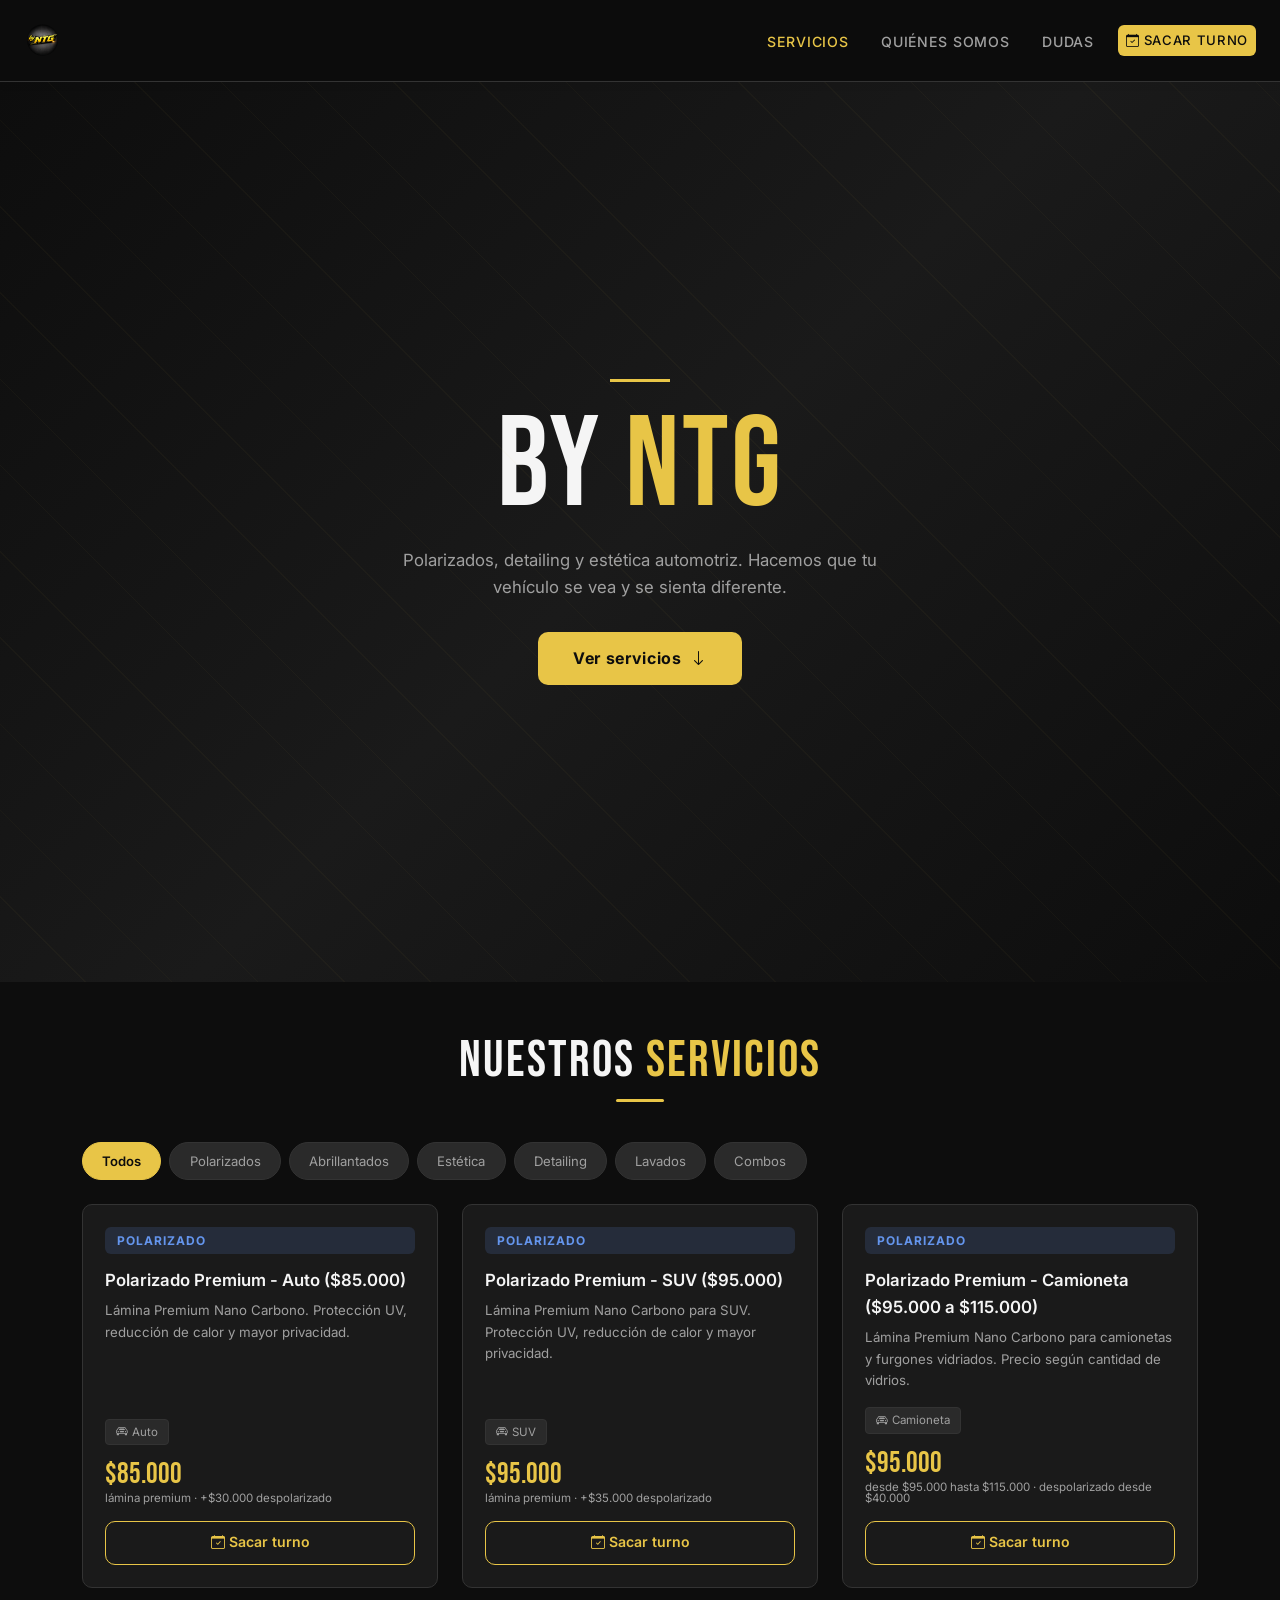
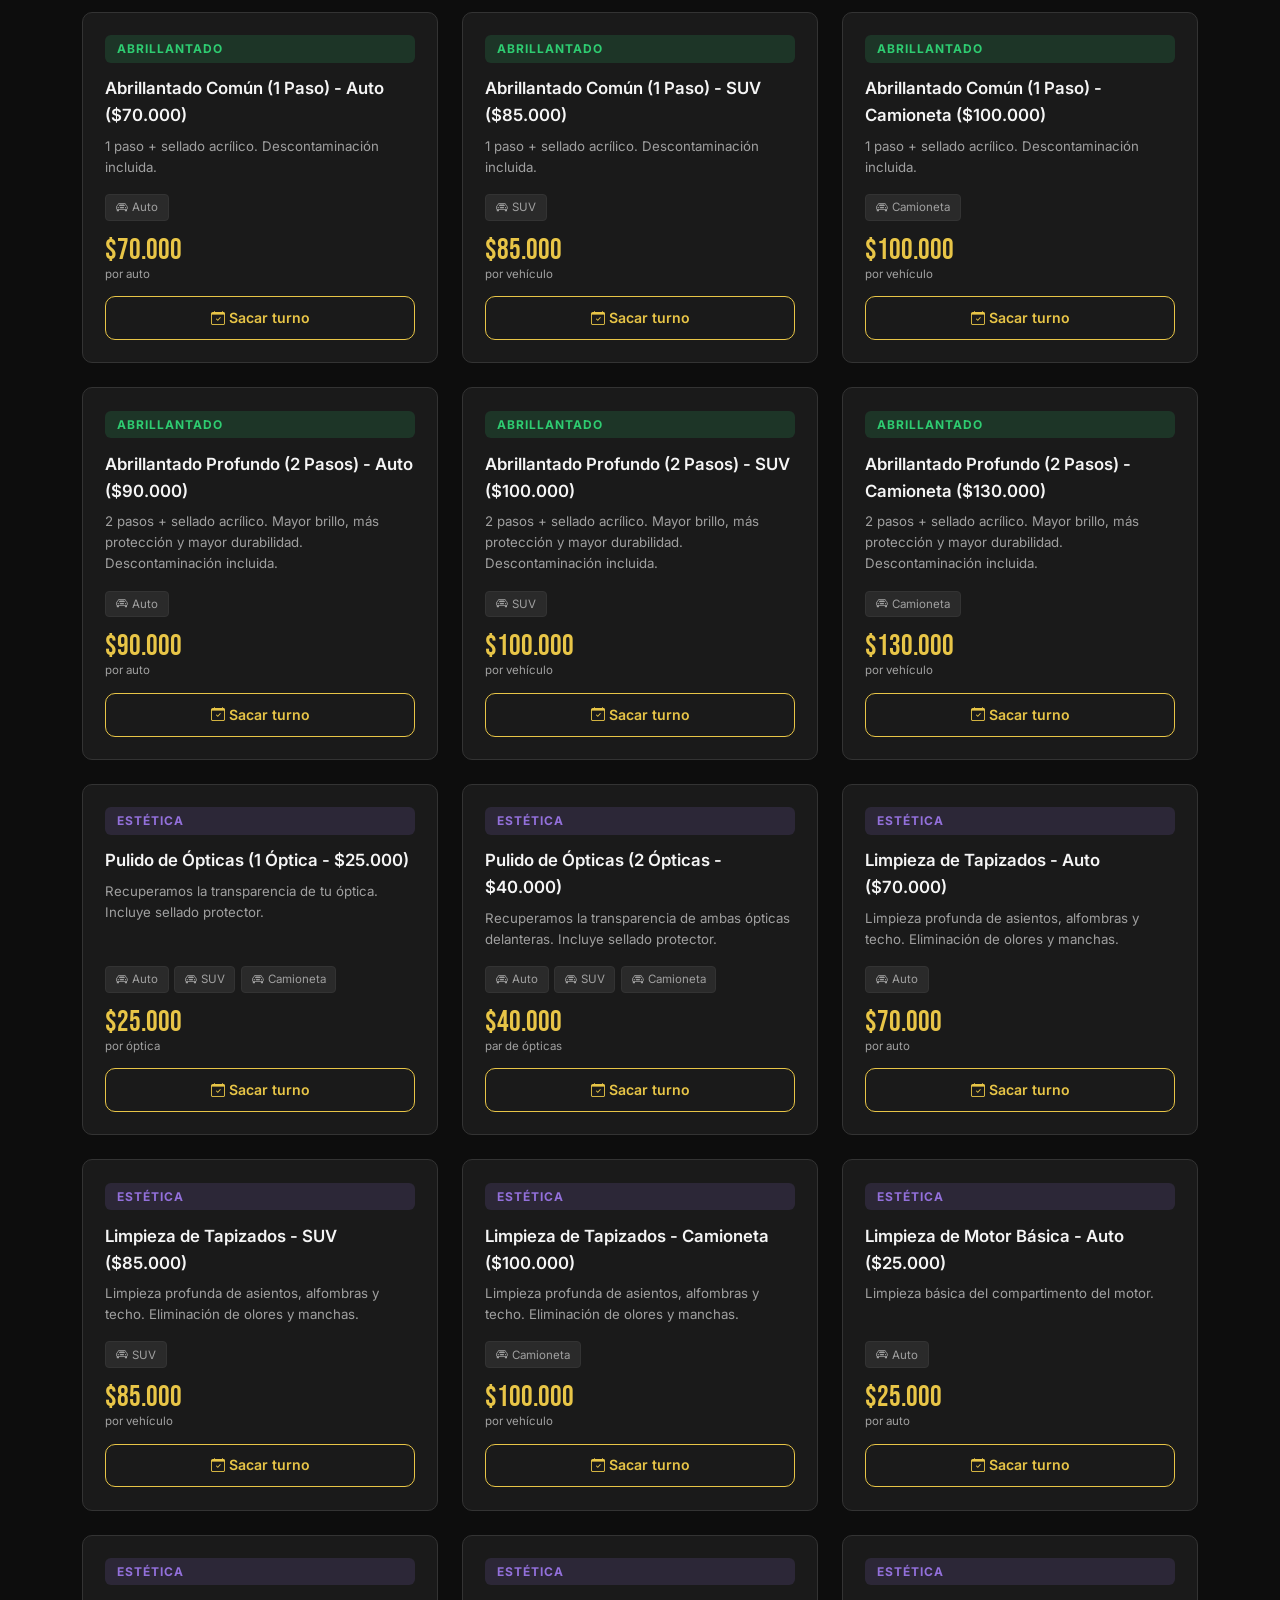
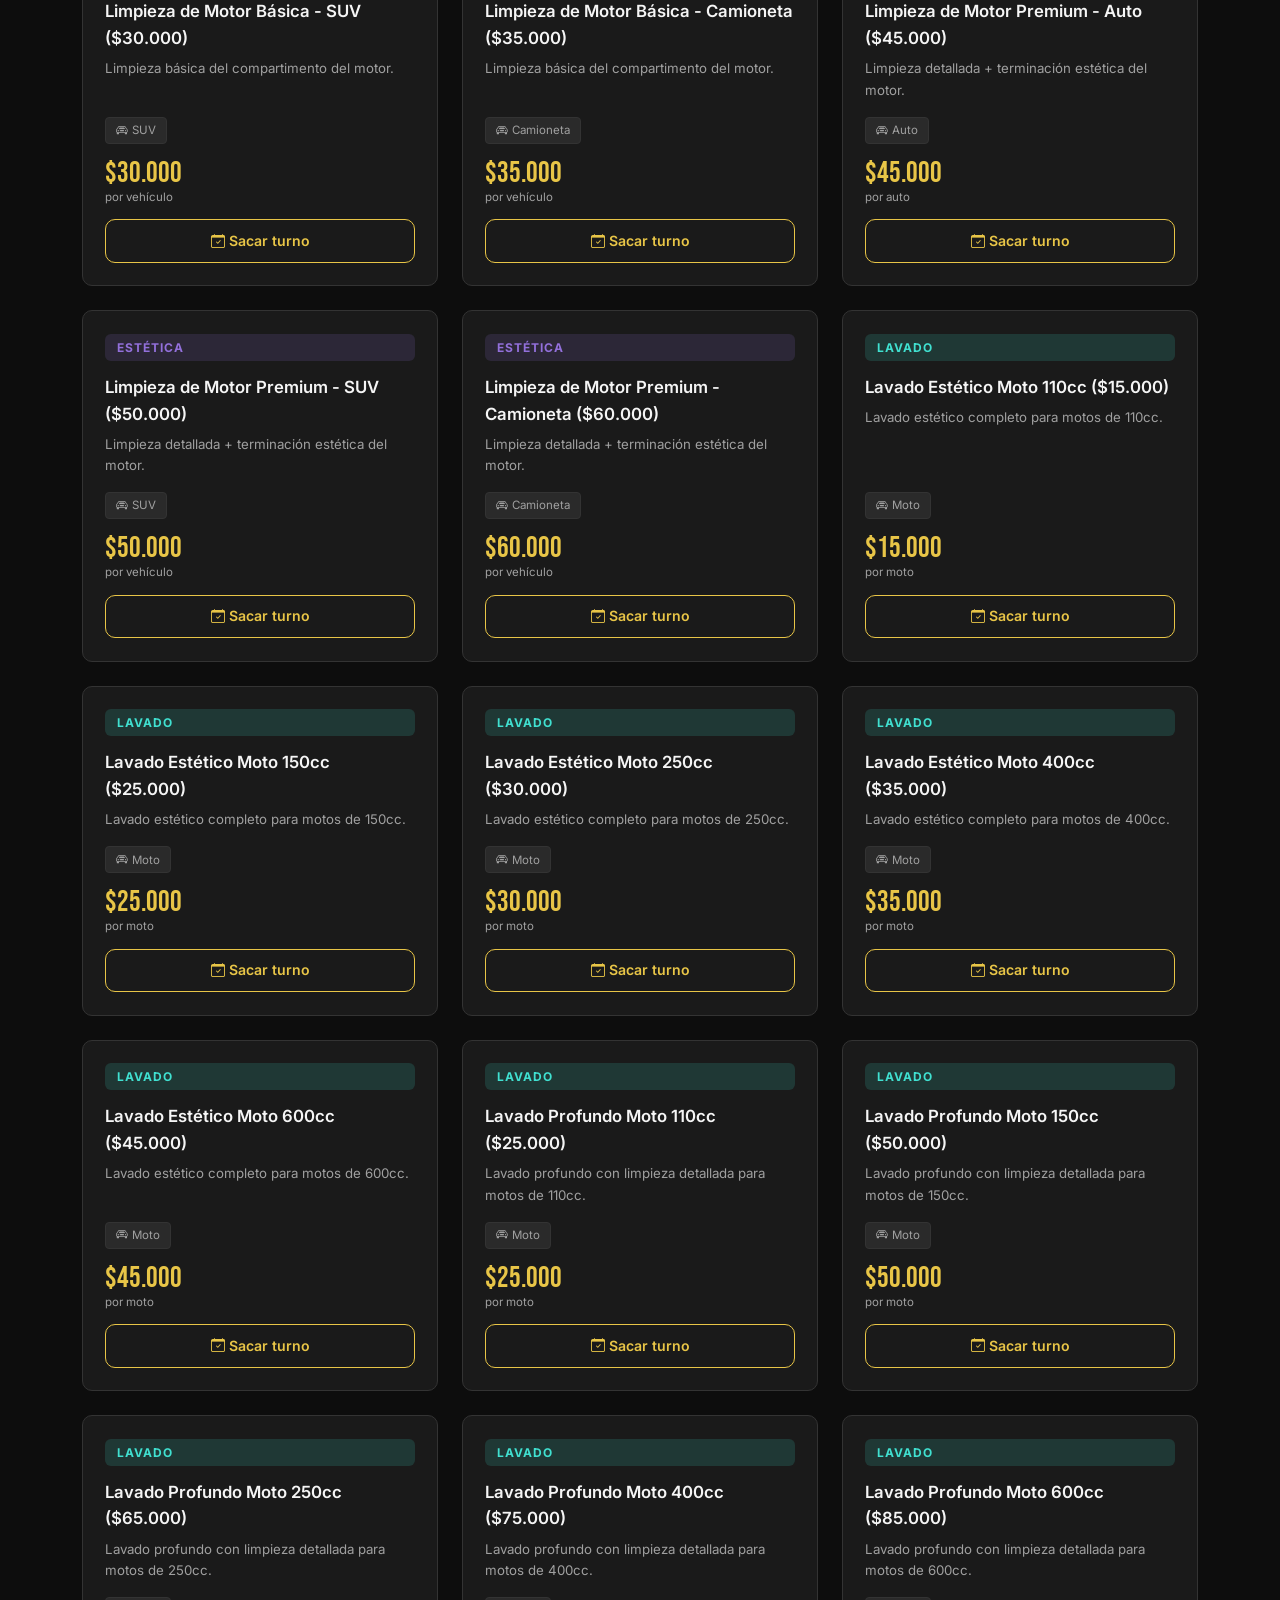
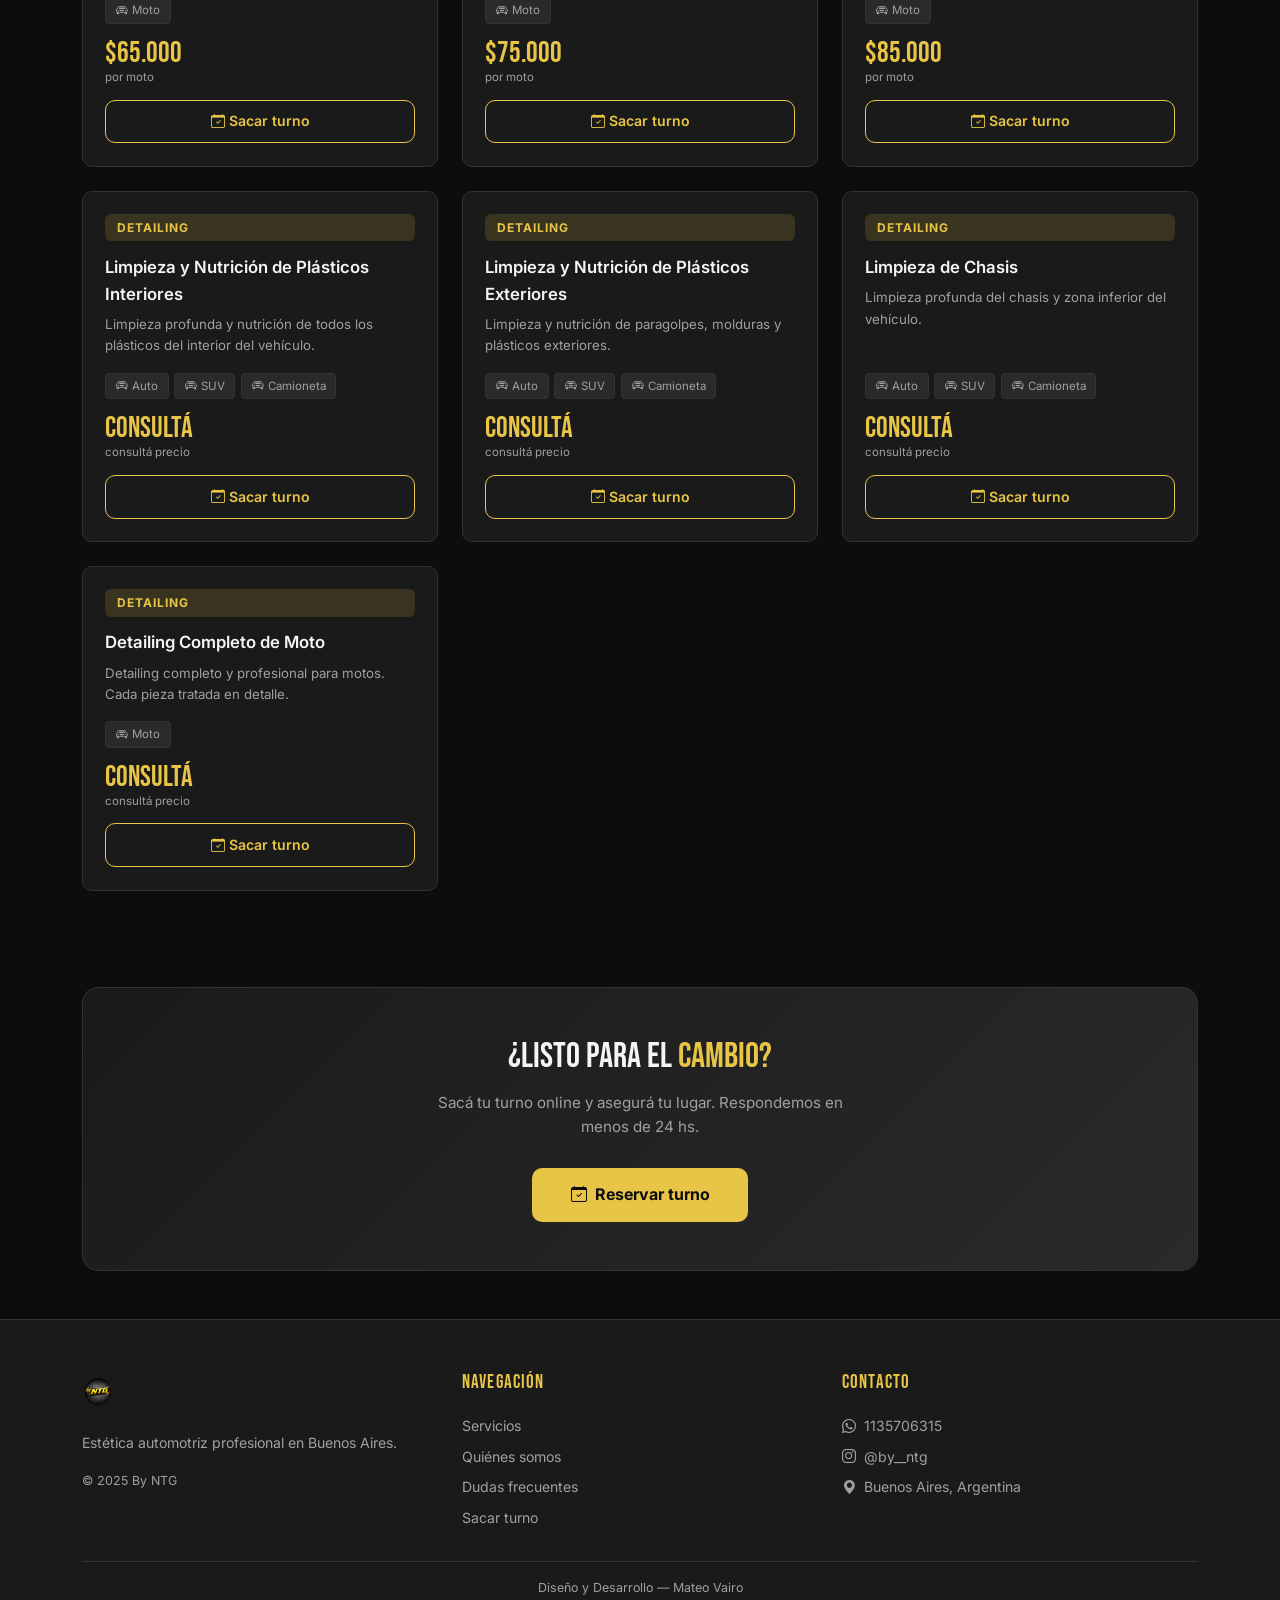
<file: index.html>
<!DOCTYPE html>
<html lang="es">
<head>
<meta charset="UTF-8" />
<meta name="viewport" content="width=device-width, initial-scale=1" />
<!-- Bootstrap -->
<link href="https://cdn.jsdelivr.net/npm/bootstrap@5.3.3/dist/css/bootstrap.min.css" rel="stylesheet"/>
<!-- Bootstrap Icons -->
<link rel="stylesheet" href="https://cdn.jsdelivr.net/npm/bootstrap-icons@1.11.3/font/bootstrap-icons.min.css">
<!-- Google Fonts -->
<link rel="preconnect" href="https://fonts.googleapis.com">
<link rel="preconnect" href="https://fonts.gstatic.com" crossorigin>
<link href="https://fonts.googleapis.com/css2?family=Bebas+Neue&family=Inter:wght@300;400;500;600&display=swap" rel="stylesheet">
<!-- Estilos propios -->
<link rel="stylesheet" href="./css/style.css">
<link rel="icon" href="./imagenes/logo-byntg.png" type="image/png">
<meta name="description" content="By NTG — Polarizados, detailing y estética automotriz premium en Buenos Aires.">
<title>By NTG | Estética Automotriz</title>
</head>
<body>

<!-- ===== NAVBAR ===== -->
<header>
    <nav class="navbar navbar-expand-lg py-2 sticky-top">
        <div class="container-fluid px-4">
            <a class="navbar-brand" href="index.html">
                <img src="./imagenes/logo-byntg.png" alt="By NTG">
            </a>
            <button class="navbar-toggler border-0" type="button" data-bs-toggle="collapse" data-bs-target="#navMenu">
            <span class="navbar-toggler-icon"></span>
            </button>
            <div class="collapse navbar-collapse" id="navMenu">
                <ul class="navbar-nav ms-auto align-items-lg-center gap-lg-3 mb-2 mb-lg-0">
                    <li class="nav-item"><a class="nav-link active" href="index.html">Servicios</a></li>
                    <li class="nav-item"><a class="nav-link" href="nosotros.html">Quiénes somos</a></li>
                    <li class="nav-item"><a class="nav-link" href="dudas.html">Dudas</a></li>
                    <li class="nav-item mt-2 mt-lg-0">
                        <a class="btn-turno-nav nav-link" href="turnos.html">
                        <i class="bi bi-calendar-check me-1"></i>Sacar turno
                        </a>
                    </li>
                </ul>
            </div>
        </div>
    </nav>
</header>

<!-- ===== HERO ===== -->
<section class="hero text-center px-3">
    <div>
        <div class="hero-acento-line"></div>
        <h1>BY <span>NTG</span></h1>
        <p>Polarizados, detailing y estética automotriz. Hacemos que tu vehículo se vea y se sienta diferente.</p>
        <a href="#servicios" class="btn-hero">
            Ver servicios <i class="bi bi-arrow-down ms-1"></i>
        </a>
    </div>
</section>

<!-- ===== SECCIÓN SERVICIOS ===== -->
<main>
<section class="py-5 px-3" id="servicios">
    <div class="container">

    <div class="text-center mb-2">
        <h2 class="seccion-titulo">NUESTROS <span>SERVICIOS</span></h2>
    </div>
    <div class="separador"></div>
    <!-- Filtros pill -->
    <div class="filtros-wrapper">
        <div class="d-flex gap-2 mb-4 filtros-scroll flex-wrap" id="filtrosPill">
            <button class="btn-filtro activo" data-cat="todos">Todos</button>
            <button class="btn-filtro" data-cat="polarizado">Polarizados</button>
            <button class="btn-filtro" data-cat="abrillantado">Abrillantados</button>
            <button class="btn-filtro" data-cat="estetica">Estética</button>
            <button class="btn-filtro" data-cat="detailing">Detailing</button>
            <button class="btn-filtro" data-cat="lavado">Lavados</button>
            <button class="btn-filtro" data-cat="combo">Combos</button>
        </div>
    </div>

    <!-- Cards (renderizadas por JS) -->
    <div class="row g-4" id="serviciosContainer"></div>
        <div id="sinResultados">
            <i class="bi bi-search fs-3 d-block mb-2"></i>
            No hay servicios en esta categoría.
        </div>
    </div>
</section>

<!-- ===== CTA TURNO ===== -->
<section class="py-5 px-3">
    <div class="container">
        <div class="cta-turno">
            <h3>¿LISTO PARA EL <span>CAMBIO?</span></h3>
            <p>Sacá tu turno online y asegurá tu lugar. Respondemos en menos de 24 hs.</p>
            <a href="turnos.html" class="btn-cta">
                <i class="bi bi-calendar-check me-2"></i>Reservar turno
            </a>
        </div>
    </div>
</section>
</main>

<!-- ===== FOOTER ===== -->
<footer class="py-5">
<div class="container">
    <div class="row g-4">
        <div class="col-md-4">
            <img src="./imagenes/logo-byntg.png" alt="By NTG" style="height:48px; margin-bottom:1rem;">
            <p class="footer-copy" style="font-size:.88rem;">Estética automotriz profesional en Buenos Aires.</p>
            <p class="footer-copy mt-1">© 2025 By NTG</p>
        </div>
        <div class="col-md-4">
            <p class="footer-titulo">NAVEGACIÓN</p>
            <a href="index.html"    class="footer-link">Servicios</a>
            <a href="nosotros.html" class="footer-link">Quiénes somos</a>
            <a href="dudas.html"    class="footer-link">Dudas frecuentes</a>
            <a href="turnos.html"   class="footer-link">Sacar turno</a>
        </div>
    <div class="col-md-4">
        <p class="footer-titulo">CONTACTO</p>
        <a href="https://wa.me/1135706315" class="footer-link" target="_blank">
            <i class="bi bi-whatsapp me-2"></i>1135706315
        </a>
        <a href="https://www.instagram.com/by__ntg?igsh=MWk4cTJ5bm9mM2hoMQ==" class="footer-link" target="_blank">
            <i class="bi bi-instagram me-2"></i>@by__ntg
        </a>
        <a href="#" class="footer-link">
            <i class="bi bi-geo-alt-fill me-2"></i>Buenos Aires, Argentina
        </a>
    </div>
    </div>
    <div class="border-top mt-4 pt-3" style="border-color:var(--gris-brd) !important;">
        <p class="footer-copy text-center mb-0">Diseño y Desarrollo — Mateo Vairo</p>
    </div>
</div>
</footer>

<!-- Bootstrap JS -->
<script src="https://cdn.jsdelivr.net/npm/bootstrap@5.3.3/dist/js/bootstrap.bundle.min.js"></script>
<!-- App -->
<script type="module" src="./js/app.js"></script>

</body>
</html>
</file>
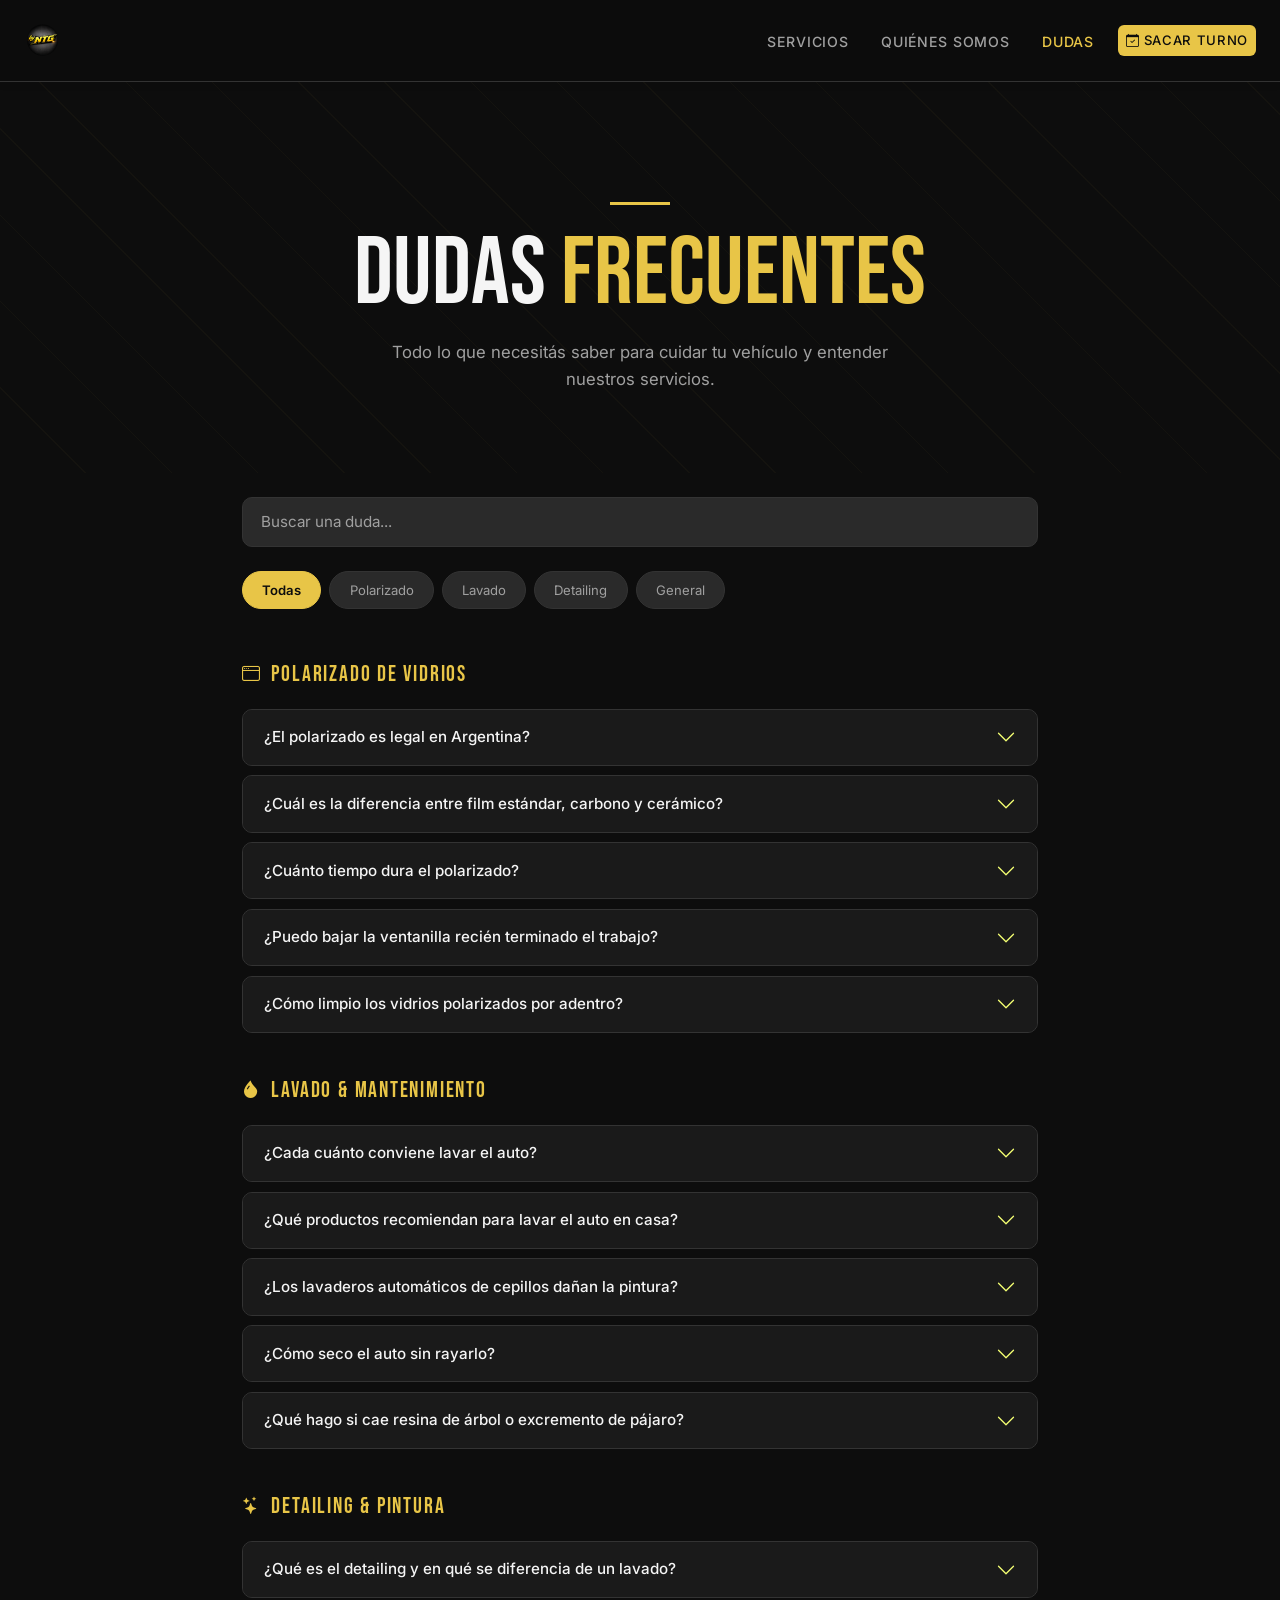
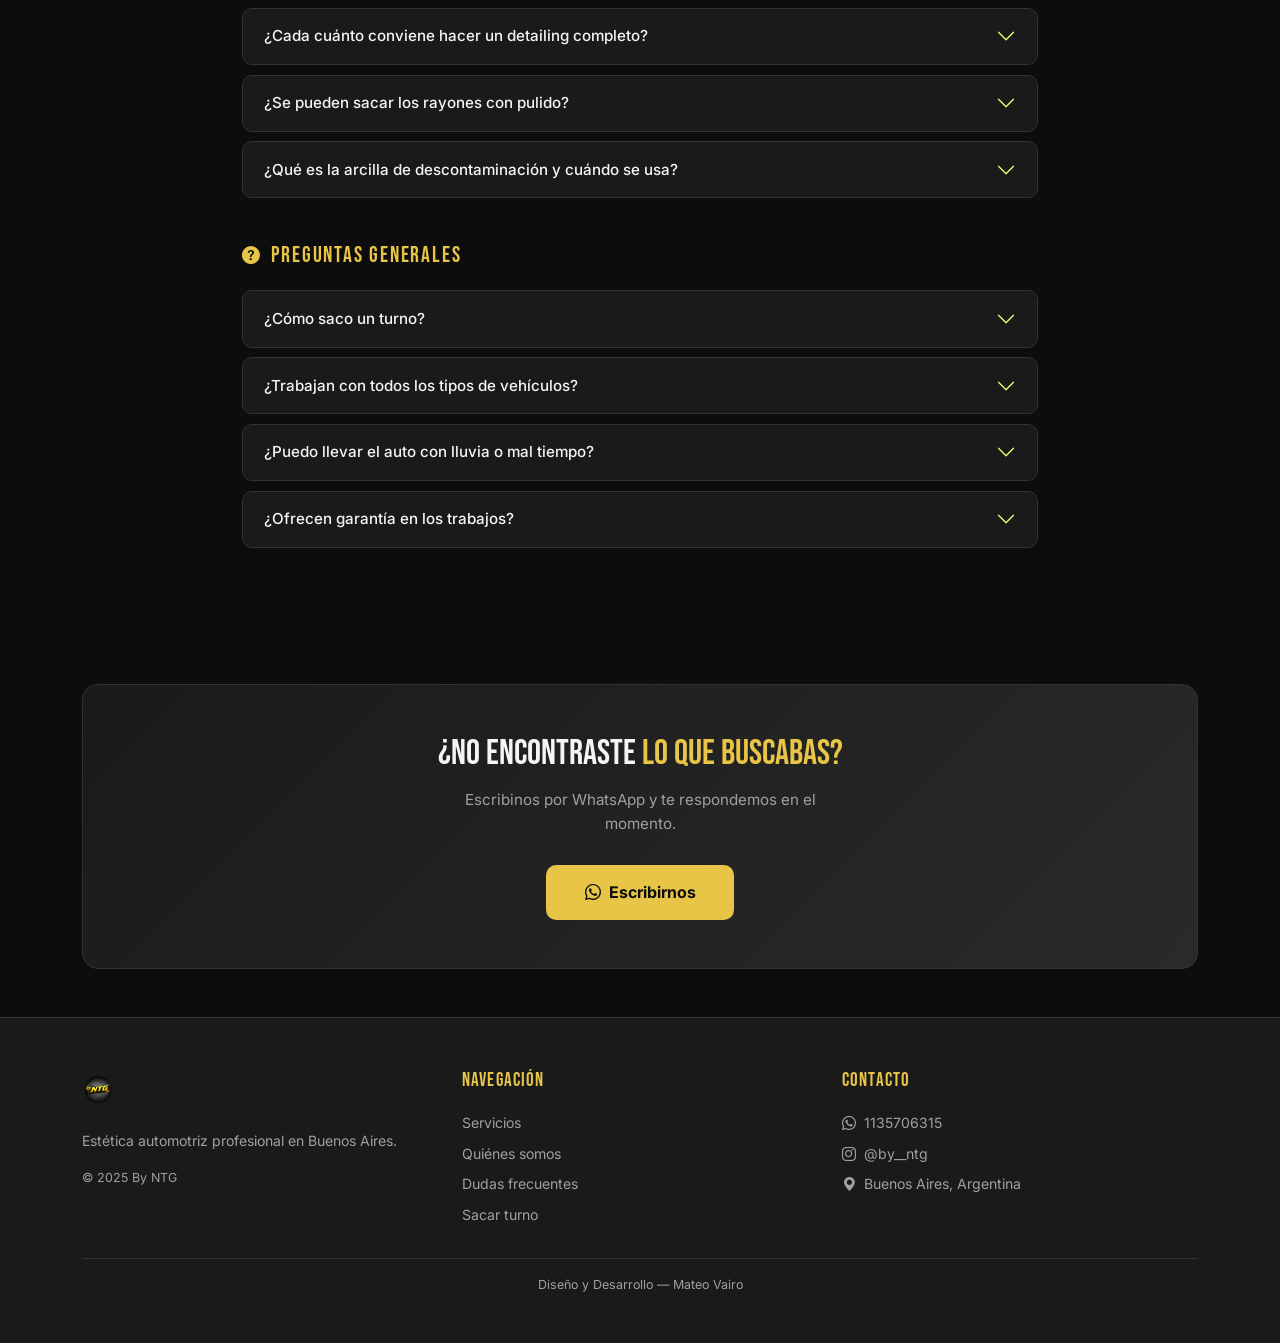
<file: dudas.html>
<!DOCTYPE html>
<html lang="es">
<head>
  <meta charset="UTF-8" />
  <meta name="viewport" content="width=device-width, initial-scale=1" />

  <link href="https://cdn.jsdelivr.net/npm/bootstrap@5.3.3/dist/css/bootstrap.min.css" rel="stylesheet"/>
  <link rel="stylesheet" href="https://cdn.jsdelivr.net/npm/bootstrap-icons@1.11.3/font/bootstrap-icons.min.css">
  <link rel="preconnect" href="https://fonts.googleapis.com">
  <link rel="preconnect" href="https://fonts.gstatic.com" crossorigin>
  <link href="https://fonts.googleapis.com/css2?family=Bebas+Neue&family=Inter:wght@300;400;500;600&display=swap" rel="stylesheet">
  <link rel="stylesheet" href="./css/style.css">

  <link rel="icon" href="./imagenes/logo-byntg.png" type="image/png">
  <meta name="description" content="By NTG — Dudas frecuentes sobre cuidado y estética automotriz.">
  <title>By NTG | Dudas</title>
</head>
<body>

<!-- ===== NAVBAR ===== -->
<header>
  <nav class="navbar navbar-expand-lg py-2 sticky-top">
    <div class="container-fluid px-4">
      <a class="navbar-brand" href="index.html">
        <img src="./imagenes/logo-byntg.png" alt="By NTG">
      </a>
      <button class="navbar-toggler border-0" type="button" data-bs-toggle="collapse" data-bs-target="#navMenu">
        <span class="navbar-toggler-icon"></span>
      </button>
      <div class="collapse navbar-collapse" id="navMenu">
        <ul class="navbar-nav ms-auto align-items-lg-center gap-lg-3 mb-2 mb-lg-0">
          <li class="nav-item"><a class="nav-link" href="index.html">Servicios</a></li>
          <li class="nav-item"><a class="nav-link" href="nosotros.html">Quiénes somos</a></li>
          <li class="nav-item"><a class="nav-link active" href="dudas.html">Dudas</a></li>
          <li class="nav-item mt-2 mt-lg-0">
            <a class="btn-turno-nav nav-link" href="turnos.html">
              <i class="bi bi-calendar-check me-1"></i>Sacar turno
            </a>
          </li>
        </ul>
      </div>
    </div>
  </nav>
</header>

<!-- ===== HERO ===== -->
<section class="hero-dudas">
  <div class="container position-relative">
    <div class="hero-acento-line"></div>
    <h1>DUDAS <span>FRECUENTES</span></h1>
    <p>Todo lo que necesitás saber para cuidar tu vehículo y entender nuestros servicios.</p>
  </div>
</section>

<!-- ===== CONTENIDO FAQ ===== -->
<section class="py-4 pb-5">
  <div class="container" style="max-width: 820px;">

    <!-- Buscador -->
    <div class="mb-4">
      <input class="faq-search" type="text" id="buscadorFaq" placeholder="Buscar una duda...">
    </div>

    <!-- Filtros por categoría -->
    <div class="d-flex gap-2 mb-5 cats-scroll flex-wrap" id="catsFaq">
      <button class="cat-btn activo" data-cat="todas">Todas</button>
      <button class="cat-btn" data-cat="polarizado">Polarizado</button>
      <button class="cat-btn" data-cat="lavado">Lavado</button>
      <button class="cat-btn" data-cat="detailing">Detailing</button>
      <button class="cat-btn" data-cat="general">General</button>
    </div>

    <!-- ── GRUPO: POLARIZADO ── -->
    <div class="faq-grupo" data-cat="polarizado">
      <p class="faq-grupo-titulo"><i class="bi bi-window"></i>Polarizado de Vidrios</p>
      <div class="accordion" id="accPolarizado">

        <div class="accordion-item" data-pregunta="¿El polarizado es legal en Argentina?">
          <h2 class="accordion-header">
            <button class="accordion-button collapsed" type="button" data-bs-toggle="collapse" data-bs-target="#p1">
              ¿El polarizado es legal en Argentina?
            </button>
          </h2>
          <div id="p1" class="accordion-collapse collapse" data-bs-parent="#accPolarizado">
            <div class="accordion-body">
              Sí, con condiciones. La ley permite polarizado en las ventanas laterales traseras y el vidrio trasero sin restricción de porcentaje. Para las ventanas delanteras y el parabrisas hay regulaciones según la provincia. Te asesoramos según tu vehículo y zona para que quede todo dentro de la norma.
            </div>
          </div>
        </div>

        <div class="accordion-item" data-pregunta="¿Cuál es la diferencia entre el film estándar, carbono y cerámico?">
          <h2 class="accordion-header">
            <button class="accordion-button collapsed" type="button" data-bs-toggle="collapse" data-bs-target="#p2">
              ¿Cuál es la diferencia entre film estándar, carbono y cerámico?
            </button>
          </h2>
          <div id="p2" class="accordion-collapse collapse" data-bs-parent="#accPolarizado">
            <div class="accordion-body">
              <ul>
                <li><strong>Estándar (teñido):</strong> el más económico, buena oscuridad visual pero menor rechazo de calor.</li>
                <li><strong>Carbono:</strong> mejor rechazo térmico, sin interferencia de señales (GPS, celular, radio), acabado más mate y premium.</li>
                <li><strong>Cerámico:</strong> lo mejor del mercado. Máximo rechazo de calor y UV, totalmente transparente en tonos claros, cero interferencias.</li>
              </ul>
            </div>
          </div>
        </div>

        <div class="accordion-item" data-pregunta="¿Cuánto tiempo dura el polarizado?">
          <h2 class="accordion-header">
            <button class="accordion-button collapsed" type="button" data-bs-toggle="collapse" data-bs-target="#p3">
              ¿Cuánto tiempo dura el polarizado?
            </button>
          </h2>
          <div id="p3" class="accordion-collapse collapse" data-bs-parent="#accPolarizado">
            <div class="accordion-body">
              Un film bien aplicado dura <strong>entre 5 y 10 años</strong> según la calidad.
            </div>
          </div>
        </div>

        <div class="accordion-item" data-pregunta="¿Puedo bajar la ventanilla recién terminado el trabajo?">
          <h2 class="accordion-header">
            <button class="accordion-button collapsed" type="button" data-bs-toggle="collapse" data-bs-target="#p4">
              ¿Puedo bajar la ventanilla recién terminado el trabajo?
            </button>
          </h2>
          <div id="p4" class="accordion-collapse collapse" data-bs-parent="#accPolarizado">
            <div class="accordion-body">
              No. Hay que esperar mínimo <strong>3 a 5 días</strong> antes de bajar las ventanillas. El film necesita ese tiempo para adherirse bien a los bordes del vidrio. Si bajás la ventana antes, el borde del film puede despegarse y arruinar el trabajo.
            </div>
          </div>
        </div>

        <div class="accordion-item" data-pregunta="¿Cómo limpio los vidrios polarizados por adentro?">
          <h2 class="accordion-header">
            <button class="accordion-button collapsed" type="button" data-bs-toggle="collapse" data-bs-target="#p5">
              ¿Cómo limpio los vidrios polarizados por adentro?
            </button>
          </h2>
          <div id="p5" class="accordion-collapse collapse" data-bs-parent="#accPolarizado">
            <div class="accordion-body">
              Usá un <strong>paño de microfibra suave</strong> humedecido con agua o un limpiador de vidrios sin amoníaco. El amoníaco destruye el film con el tiempo. Nada de esponjas abrasivas, espátulas ni uñas. Por fuera podés limpiar normalmente.
            </div>
          </div>
        </div>

      </div>
    </div>

    <!-- ── GRUPO: LAVADO ── -->
    <div class="faq-grupo" data-cat="lavado">
      <p class="faq-grupo-titulo"><i class="bi bi-droplet-fill"></i>Lavado & Mantenimiento</p>
      <div class="accordion" id="accLavado">

        <div class="accordion-item" data-pregunta="¿Cada cuánto conviene lavar el auto?">
          <h2 class="accordion-header">
            <button class="accordion-button collapsed" type="button" data-bs-toggle="collapse" data-bs-target="#l1">
              ¿Cada cuánto conviene lavar el auto?
            </button>
          </h2>
          <div id="l1" class="accordion-collapse collapse" data-bs-parent="#accLavado">
            <div class="accordion-body">
              Lo ideal es cada <strong>1 a 2 semanas</strong>. Dejar la suciedad mucho tiempo (barro, excrementos de aves, resina de árboles) daña la pintura aunque no lo notes. Los excrementos de pájaros son especialmente agresivos — si caen, sacálos lo antes posible con agua y microfibra.
            </div>
          </div>
        </div>

        <div class="accordion-item" data-pregunta="¿Qué productos recomiendan para lavar el auto en casa?">
          <h2 class="accordion-header">
            <button class="accordion-button collapsed" type="button" data-bs-toggle="collapse" data-bs-target="#l2">
              ¿Qué productos recomiendan para lavar el auto en casa?
            </button>
          </h2>
          <div id="l2" class="accordion-collapse collapse" data-bs-parent="#accLavado">
            <div class="accordion-body">
              <ul>
                <li><strong>Shampoo automotriz pH neutro</strong> (Meguiar's Gold Class, Gyeon Bathe, Sonax). Nunca detergente de cocina — seca la cera y daña la cerámica.</li>
                <li><strong>Dos baldes</strong>: uno para el jabón y otro con agua limpia para enjuagar el guante.</li>
                <li><strong>Guante de lavado de microfibra</strong>, nunca esponja.</li>
                <li><strong>Paños de microfibra 70/30</strong> para secar. Nada de trapos de tela.</li>
              </ul>
            </div>
          </div>
        </div>

        <div class="accordion-item" data-pregunta="¿Los lavaderos automáticos de cepillos dañan la pintura?">
          <h2 class="accordion-header">
            <button class="accordion-button collapsed" type="button" data-bs-toggle="collapse" data-bs-target="#l3">
              ¿Los lavaderos automáticos de cepillos dañan la pintura?
            </button>
          </h2>
          <div id="l3" class="accordion-collapse collapse" data-bs-parent="#accLavado">
            <div class="accordion-body">
              Sí. Los cepillos rotativos generan micro-rayones en la pintura que se van acumulando con el tiempo. Si tenés cerámica, los cepillos pueden degradar el recubrimiento. Lo mejor siempre es el lavado a mano o lavaderos de alta presión sin contacto.
            </div>
          </div>
        </div>

        <div class="accordion-item" data-pregunta="¿Cómo seco el auto sin rayarlo?">
          <h2 class="accordion-header">
            <button class="accordion-button collapsed" type="button" data-bs-toggle="collapse" data-bs-target="#l4">
              ¿Cómo seco el auto sin rayarlo?
            </button>
          </h2>
          <div id="l4" class="accordion-collapse collapse" data-bs-parent="#accLavado">
            <div class="accordion-body">
              Usá paños de <strong>microfibra de secado gruesos</strong> (twist pile o waffle weave). La técnica es dar suaves toquecitos o deslizar sin presión. Si usás un secador de aire o blower, mejor todavía — cero contacto, cero rayones.
            </div>
          </div>
        </div>

        <div class="accordion-item" data-pregunta="¿Qué hago si cae resina de árbol o excremento de pájaro?">
          <h2 class="accordion-header">
            <button class="accordion-button collapsed" type="button" data-bs-toggle="collapse" data-bs-target="#l5">
              ¿Qué hago si cae resina de árbol o excremento de pájaro?
            </button>
          </h2>
          <div id="l5" class="accordion-collapse collapse" data-bs-parent="#accLavado">
            <div class="accordion-body">
              Actuá rápido. Humedecé la zona con agua y dejá actuar unos segundos para ablandar. Luego retirá con microfibra <strong>sin frotar fuerte</strong>. Para la resina podés usar un poco de alcohol isopropílico diluido. Si el daño ya está en la pintura, un pulido lo soluciona.
            </div>
          </div>
        </div>

      </div>
    </div>

    <!-- ── GRUPO: DETAILING ── -->
    <div class="faq-grupo" data-cat="detailing">
      <p class="faq-grupo-titulo"><i class="bi bi-stars"></i>Detailing & Pintura</p>
      <div class="accordion" id="accDetailing">

        <div class="accordion-item" data-pregunta="¿Qué es el detailing y en qué se diferencia de un lavado?">
          <h2 class="accordion-header">
            <button class="accordion-button collapsed" type="button" data-bs-toggle="collapse" data-bs-target="#d1">
              ¿Qué es el detailing y en qué se diferencia de un lavado?
            </button>
          </h2>
          <div id="d1" class="accordion-collapse collapse" data-bs-parent="#accDetailing">
            <div class="accordion-body">
              Un lavado limpia la suciedad superficial. El detailing va mucho más profundo: <strong>corrige imperfecciones de la pintura</strong> (rayones, remolinos, marcas de agua), descontamina la carrocería con arcilla, pule y protege. El resultado es una pintura restaurada, no solo limpia.
            </div>
          </div>
        </div>

        <div class="accordion-item" data-pregunta="¿Cada cuánto conviene hacer un detailing completo?">
          <h2 class="accordion-header">
            <button class="accordion-button collapsed" type="button" data-bs-toggle="collapse" data-bs-target="#d2">
              ¿Cada cuánto conviene hacer un detailing completo?
            </button>
          </h2>
          <div id="d2" class="accordion-collapse collapse" data-bs-parent="#accDetailing">
            <div class="accordion-body">
              En general <strong>una vez al año</strong> es suficiente para mantener la pintura en buen estado. Si el auto está muy descuidado o vas a aplicar cerámica, es el paso previo obligatorio — la cerámica solo se aplica sobre pintura perfecta.
            </div>
          </div>
        </div>

        <div class="accordion-item" data-pregunta="¿Se pueden sacar los rayones con pulido?">
          <h2 class="accordion-header">
            <button class="accordion-button collapsed" type="button" data-bs-toggle="collapse" data-bs-target="#d3">
              ¿Se pueden sacar los rayones con pulido?
            </button>
          </h2>
          <div id="d3" class="accordion-collapse collapse" data-bs-parent="#accDetailing">
            <div class="accordion-body">
              Los rayones superficiales que no llegan a la base se eliminan con pulido. Si el rayón llega a la chapa o se siente al tacto, el pulido los <strong>disimula pero no los elimina</strong> — en ese caso hay que recurrir a pintura.
            </div>
          </div>
        </div>

        <div class="accordion-item" data-pregunta="¿Qué es la arcilla de descontaminación y cuándo se usa?">
          <h2 class="accordion-header">
            <button class="accordion-button collapsed" type="button" data-bs-toggle="collapse" data-bs-target="#d4">
              ¿Qué es la arcilla de descontaminación y cuándo se usa?
            </button>
          </h2>
          <div id="d4" class="accordion-collapse collapse" data-bs-parent="#accDetailing">
            <div class="accordion-body">
              Es una barra o disco de arcilla sintética que arrastra partículas metálicas, brea, resina y otros contaminantes incrustados en la pintura que no se van con el lavado. Se usa siempre antes de pulir o aplicar cerámica.
            </div>
          </div>
        </div>

      </div>
    </div>

    <!-- ── GRUPO: GENERAL ── -->
    <div class="faq-grupo" data-cat="general">
      <p class="faq-grupo-titulo"><i class="bi bi-question-circle-fill"></i>Preguntas Generales</p>
      <div class="accordion" id="accGeneral">

        <div class="accordion-item" data-pregunta="¿Cómo saco un turno?">
          <h2 class="accordion-header">
            <button class="accordion-button collapsed" type="button" data-bs-toggle="collapse" data-bs-target="#g1">
              ¿Cómo saco un turno?
            </button>
          </h2>
          <div id="g1" class="accordion-collapse collapse" data-bs-parent="#accGeneral">
            <div class="accordion-body">
              Podés sacar turno directamente desde la sección <a href="turnos.html">Turnos</a> o mandarnos un mensaje por WhatsApp. En menos de 24 hs te confirmamos fecha y horario.
            </div>
          </div>
        </div>

        <div class="accordion-item" data-pregunta="¿Trabajan con todos los tipos de vehículos?">
          <h2 class="accordion-header">
            <button class="accordion-button collapsed" type="button" data-bs-toggle="collapse" data-bs-target="#g2">
              ¿Trabajan con todos los tipos de vehículos?
            </button>
          </h2>
          <div id="g2" class="accordion-collapse collapse" data-bs-parent="#accGeneral">
            <div class="accordion-body">
              Sí. Trabajamos con <strong>autos, SUVs, camionetas y motos</strong>. Los precios varían según el tamaño del vehículo.
            </div>
          </div>
        </div>

        <div class="accordion-item" data-pregunta="¿Puedo llevar el auto con lluvia o mal tiempo?">
          <h2 class="accordion-header">
            <button class="accordion-button collapsed" type="button" data-bs-toggle="collapse" data-bs-target="#g3">
              ¿Puedo llevar el auto con lluvia o mal tiempo?
            </button>
          </h2>
          <div id="g3" class="accordion-collapse collapse" data-bs-parent="#accGeneral">
            <div class="accordion-body">
              Para lavados y trabajos de interior no hay problema. Para polarizado, cerámica y detailing exterior necesitamos trabajar en seco. Si el día está feo te avisamos para reprogramar sin drama.
            </div>
          </div>
        </div>

        <div class="accordion-item" data-pregunta="¿Ofrecen garantía en los trabajos?">
          <h2 class="accordion-header">
            <button class="accordion-button collapsed" type="button" data-bs-toggle="collapse" data-bs-target="#g4">
              ¿Ofrecen garantía en los trabajos?
            </button>
          </h2>
          <div id="g4" class="accordion-collapse collapse" data-bs-parent="#accGeneral">
            <div class="accordion-body">
              Sí. Ofrecemos garantia en nuestros trabajos siempre mientras <strong>el error sea nuestro</strong>
            </div>
          </div>
        </div>

      </div>
    </div>

    <!-- Sin resultados -->
    <div id="sinResultadosFaq" style="display:none; text-align:center; padding:3rem 0; color:var(--texto-suave);">
      <i class="bi bi-search d-block mb-2" style="font-size:2rem"></i>
      No encontramos una pregunta sobre eso.
      <a href="https://wa.me/1135706315" style="color:var(--acento)">Preguntanos por WhatsApp</a>.
    </div>

  </div>
</section>

<!-- ===== CTA ===== -->
<section class="py-5 px-3">
  <div class="container">
    <div class="cta-turno">
      <h3>¿NO ENCONTRASTE <span>LO QUE BUSCABAS?</span></h3>
      <p>Escribinos por WhatsApp y te respondemos en el momento.</p>
      <a href="https://wa.me/1135706315" class="btn-cta" target="_blank">
        <i class="bi bi-whatsapp me-2"></i>Escribirnos
      </a>
    </div>
  </div>
</section>

<!-- ===== FOOTER ===== -->
<footer class="py-5">
  <div class="container">
    <div class="row g-4">
      <div class="col-md-4">
        <img src="./imagenes/logo-byntg.png" alt="By NTG" style="height:48px; margin-bottom:1rem;">
        <p class="footer-copy" style="font-size:.88rem;">Estética automotriz profesional en Buenos Aires.</p>
        <p class="footer-copy mt-1">© 2025 By NTG</p>
      </div>
      <div class="col-md-4">
        <p class="footer-titulo">NAVEGACIÓN</p>
        <a href="index.html"    class="footer-link">Servicios</a>
        <a href="nosotros.html" class="footer-link">Quiénes somos</a>
        <a href="dudas.html"    class="footer-link">Dudas frecuentes</a>
        <a href="turnos.html"   class="footer-link">Sacar turno</a>
      </div>
      <div class="col-md-4">
        <p class="footer-titulo">CONTACTO</p>
        <a href="https://wa.me/1135706315" class="footer-link" target="_blank">
          <i class="bi bi-whatsapp me-2"></i>1135706315
        </a>
        <a href="https://www.instagram.com/by__ntg?igsh=MWk4cTJ5bm9mM2hoMQ==" class="footer-link" target="_blank">
          <i class="bi bi-instagram me-2"></i>@by__ntg
        </a>
        <a href="#" class="footer-link">
          <i class="bi bi-geo-alt-fill me-2"></i>Buenos Aires, Argentina
        </a>
      </div>
    </div>
    <div class="border-top mt-4 pt-3" style="border-color:var(--gris-brd) !important;">
      <p class="footer-copy text-center mb-0">Diseño y Desarrollo — Mateo Vairo</p>
    </div>
  </div>
</footer>

<script src="https://cdn.jsdelivr.net/npm/bootstrap@5.3.3/dist/js/bootstrap.bundle.min.js"></script>
<script src="./js/dudas.js"></script>

</body>
</html>
</file>
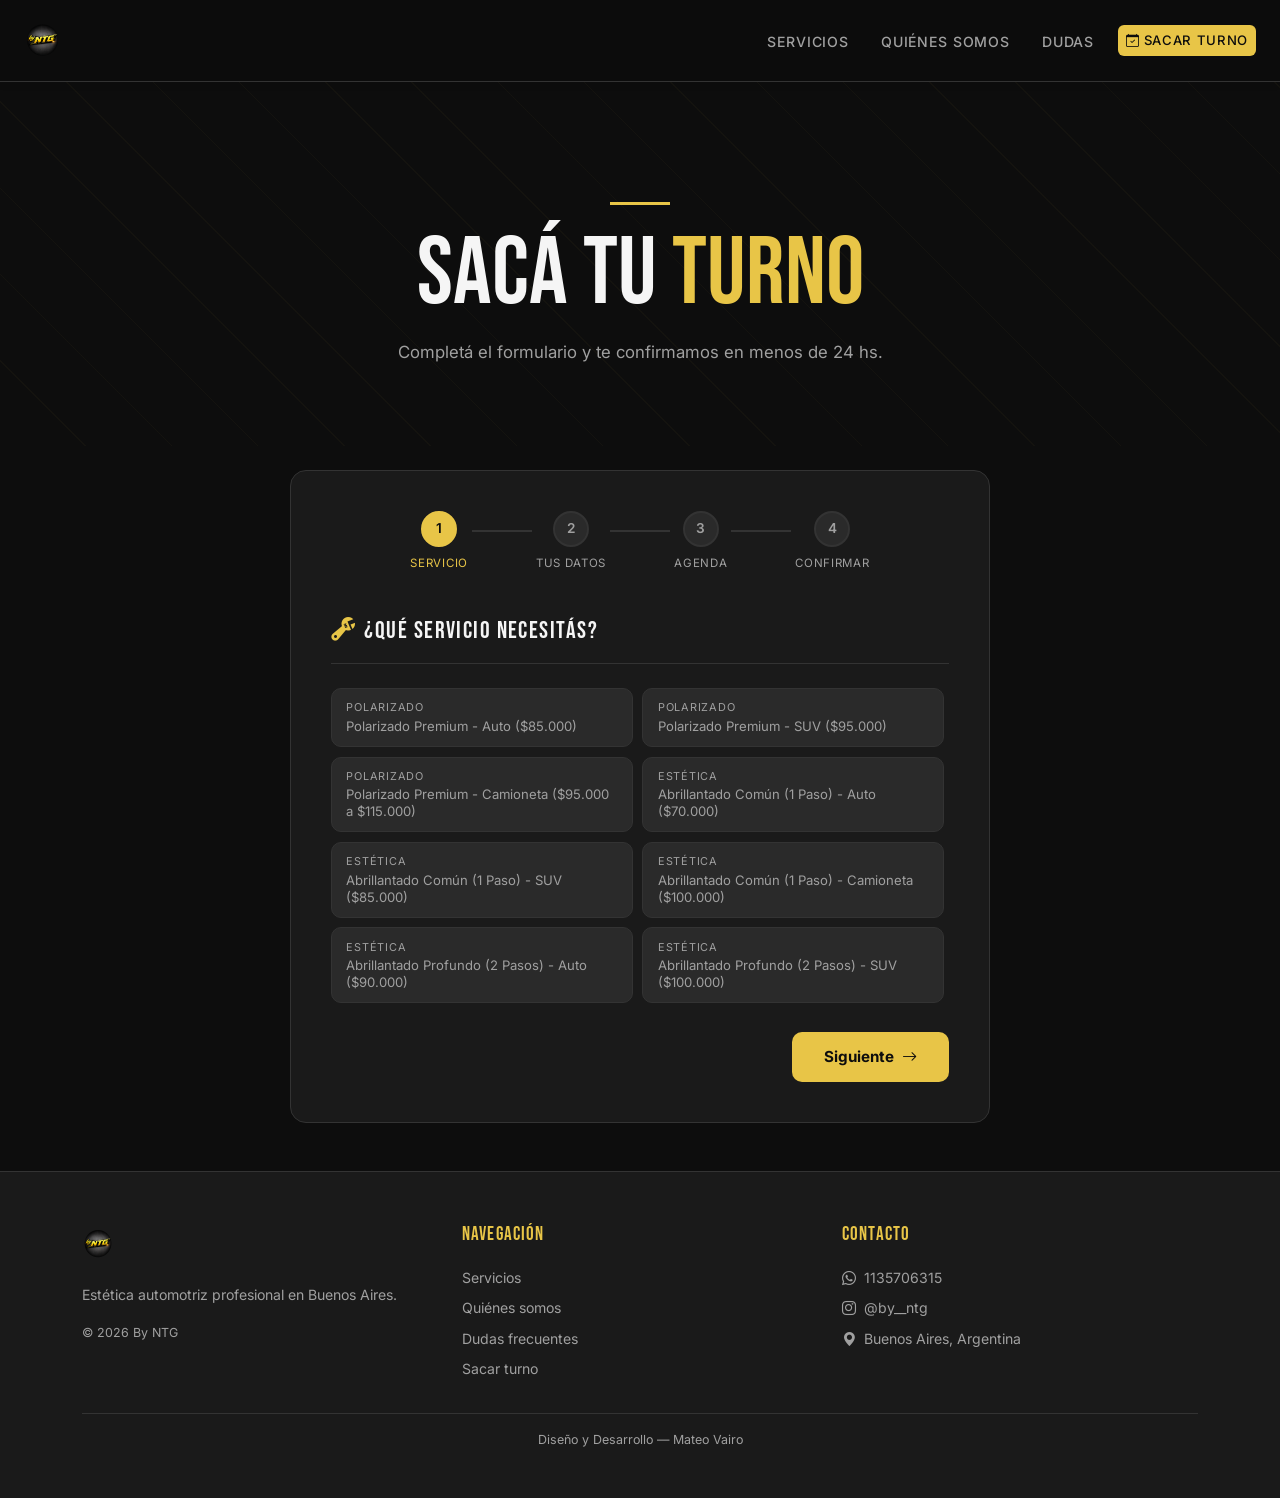
<file: turnos.html>
<!DOCTYPE html>
<html lang="es">
<head>
  <meta charset="UTF-8" />
  <meta name="viewport" content="width=device-width, initial-scale=1" />

  <link href="https://cdn.jsdelivr.net/npm/bootstrap@5.3.3/dist/css/bootstrap.min.css" rel="stylesheet"/>
  <link rel="stylesheet" href="https://cdn.jsdelivr.net/npm/bootstrap-icons@1.11.3/font/bootstrap-icons.min.css">
  <link rel="preconnect" href="https://fonts.googleapis.com">
  <link rel="preconnect" href="https://fonts.gstatic.com" crossorigin>
  <link href="https://fonts.googleapis.com/css2?family=Bebas+Neue&family=Inter:wght@300;400;500;600&display=swap" rel="stylesheet">
  <link rel="stylesheet" href="./css/style.css">

  <link rel="icon" href="imagenes/logo-byntg.png" type="image/png">
  <meta name="description" content="By NTG — Sacá tu turno online.">
  <title>By NTG | Sacar Turno</title>
</head>
<body>

<header>
  <nav class="navbar navbar-expand-lg py-2 sticky-top">
    <div class="container-fluid px-4">
      <a class="navbar-brand" href="index.html">
        <img src="./imagenes/logo-byntg.png" alt="By NTG">
      </a>
      <button class="navbar-toggler border-0" type="button" data-bs-toggle="collapse" data-bs-target="#navMenu">
        <span class="navbar-toggler-icon"></span>
      </button>
      <div class="collapse navbar-collapse" id="navMenu">
        <ul class="navbar-nav ms-auto align-items-lg-center gap-lg-3 mb-2 mb-lg-0">
          <li class="nav-item"><a class="nav-link" href="index.html">Servicios</a></li>
          <li class="nav-item"><a class="nav-link" href="nosotros.html">Quiénes somos</a></li>
          <li class="nav-item"><a class="nav-link" href="dudas.html">Dudas</a></li>
          <li class="nav-item mt-2 mt-lg-0">
                <a class="btn-turno-nav nav-link" href="turnos.html">
                    <i class="bi bi-calendar-check me-1"></i>Sacar turno
                </a>
            </li>
        </ul>
      </div>
    </div>
  </nav>
</header>

<section class="hero-turnos">
  <div class="container position-relative">
    <div class="hero-acento-line"></div>
    <h1>SACÁ TU <span>TURNO</span></h1>
    <p>Completá el formulario y te confirmamos en menos de 24 hs.</p>
  </div>
</section>

<section class="py-4 pb-5 px-3">
  <div class="container">

    <div class="turno-form-wrap" id="turnoFormWrap">

      <div class="steps-bar">
        <div class="step-item activo" data-step="1">
          <div class="step-circle">1</div>
          <span class="step-label">Servicio</span>
        </div>
        <div class="step-line"></div>
        <div class="step-item" data-step="2">
          <div class="step-circle">2</div>
          <span class="step-label">Tus datos</span>
        </div>
        <div class="step-line"></div>
        <div class="step-item" data-step="3">
          <div class="step-circle">3</div>
          <span class="step-label">Agenda</span>
        </div>
        <div class="step-line"></div>
        <div class="step-item" data-step="4">
          <div class="step-circle">4</div>
          <span class="step-label">Confirmar</span>
        </div>
      </div>

      <!-- ── PASO 1: SERVICIO ── -->
      <div class="form-seccion activa" id="paso1">
        <p class="form-seccion-titulo">
          <i class="bi bi-wrench-adjustable"></i>¿Qué servicio necesitás?
        </p>

        <div class="servicios-grid" id="serviciosGrid"></div>
        <p class="campo-error-msg" id="errorServicio">Por favor seleccioná un servicio.</p>

        <div class="d-flex justify-content-end mt-4">
          <button class="btn-siguiente" id="btnSiguiente1">
            Siguiente <i class="bi bi-arrow-right ms-1"></i>
          </button>
        </div>
      </div>

      <!-- ── PASO 2: TUS DATOS ── -->
      <div class="form-seccion" id="paso2">
        <p class="form-seccion-titulo">
          <i class="bi bi-person-fill"></i>Tus datos
        </p>

        <div class="row g-3 mb-4">
          <div class="col-12">
            <label class="form-label-byntg" for="nombre">Nombre completo</label>
            <input type="text" id="nombre" class="form-control-byntg" placeholder="Ej: Juan Pérez">
            <p class="campo-error-msg" id="error_nombre">Este campo es obligatorio.</p>
          </div>
          <div class="col-sm-6">
            <label class="form-label-byntg" for="telefono">Teléfono</label>
            <input type="tel" id="telefono" class="form-control-byntg" placeholder="Ej: 11 3456 7890">
            <p class="campo-error-msg" id="error_telefono">Este campo es obligatorio.</p>
          </div>
          <div class="col-sm-6">
            <label class="form-label-byntg" for="mail">Mail</label>
            <input type="email" id="mail" class="form-control-byntg" placeholder="tu@mail.com">
            <p class="campo-error-msg" id="error_mail">Este campo es obligatorio.</p>
          </div>
          <div class="col-12">
            <label class="form-label-byntg" for="zona">Localidad / Zona</label>
            <input type="text" id="zona" class="form-control-byntg" placeholder="Ej: Quilmes, Avellaneda, CABA...">
            <p class="campo-error-msg" id="error_zona">Este campo es obligatorio.</p>
          </div>
          <div class="col-12">
            <label class="form-label-byntg" for="direccion">Dirección Exacta</label>
            <input type="text" id="direccion" class="form-control-byntg" placeholder="Ej: Av. Mitre 1234, Piso 2 A">
            <p class="campo-error-msg" id="error_direccion">Este campo es obligatorio por motivos de seguridad.</p>
          </div>
        </div>

        <p class="form-seccion-titulo mt-2">
          <i class="bi bi-car-front-fill"></i>Tu vehículo
        </p>

        <div class="row g-3">
          <div class="col-sm-5">
            <label class="form-label-byntg" for="marcaVehiculo">Marca</label>
            <input type="text" id="marcaVehiculo" class="form-control-byntg" placeholder="Ej: Ford, Toyota...">
            <p class="campo-error-msg" id="error_marcaVehiculo">Este campo es obligatorio.</p>
          </div>
          <div class="col-sm-4">
            <label class="form-label-byntg" for="modeloVehiculo">Modelo</label>
            <input type="text" id="modeloVehiculo" class="form-control-byntg" placeholder="Ej: Ranger, Corolla...">
            <p class="campo-error-msg" id="error_modeloVehiculo">Este campo es obligatorio.</p>
          </div>
          <div class="col-sm-3">
            <label class="form-label-byntg" for="anioVehiculo">Año</label>
            <input type="number" id="anioVehiculo" class="form-control-byntg" placeholder="2026" min="1960" max="2027">
            <p class="campo-error-msg" id="error_anioVehiculo">Este campo es obligatorio.</p>
          </div>
        </div>

        <div class="d-flex justify-content-between mt-4">
          <button class="btn-anterior" id="btnAnterior2">
            <i class="bi bi-arrow-left me-1"></i> Anterior
          </button>
          <button class="btn-siguiente" id="btnSiguiente2">
            Siguiente <i class="bi bi-arrow-right ms-1"></i>
          </button>
        </div>
      </div>

      <!-- ── PASO 3: AGENDA (NUEVO CALENDARIO INTEGRADO) ── -->
      <div class="form-seccion" id="paso3">
        <p class="form-seccion-titulo">
          <i class="bi bi-calendar3"></i>Elegí el día y horario
        </p>
        
        <div class="row g-4">
          <!-- Columna del Calendario Customizado -->
          <div class="col-md-7">
            <label class="form-label-byntg">Seleccioná el día</label>
            
            <div class="custom-calendar">
              <div class="calendar-header">
                <button type="button" id="prevMonth" class="btn-cal-nav"><i class="bi bi-chevron-left"></i></button>
                <span id="calendarMonthYear" class="calendar-month-title"></span>
                <button type="button" id="nextMonth" class="btn-cal-nav"><i class="bi bi-chevron-right"></i></button>
              </div>
              <div class="calendar-weekdays">
                <div>Do</div><div>Lu</div><div>Ma</div><div>Mi</div><div>Ju</div><div>Vi</div><div>Sá</div>
              </div>
              <div class="calendar-days" id="calendarDays">
                <!-- Se dibuja dinámicamente desde el JS -->
              </div>
            </div>
            
            <p class="campo-error-msg" id="error_fecha">Por favor, elegí un día para tu turno.</p>
          </div>

          <!-- Columna de Horarios Disponibles -->
          <div class="col-md-5">
            <label class="form-label-byntg">Horarios disponibles</label>
            <div class="horas-grid" id="horasGrid">
              <p class="text-muted small ps-1" style="color: var(--texto-suave) !important;">Seleccioná un día primero para ver horarios...</p>
            </div>
            <p class="campo-error-msg" id="error_hora">Por favor, elegí un horario disponible.</p>
          </div>
        </div>

        <div class="d-flex justify-content-between mt-4">
          <button class="btn-anterior" id="btnAnterior3">
            <i class="bi bi-arrow-left me-1"></i> Anterior
          </button>
          <button class="btn-siguiente" id="btnSiguiente3">
            Siguiente <i class="bi bi-arrow-right ms-1"></i>
          </button>
        </div>
      </div>

      <!-- ── PASO 4: CONFIRMAR ── -->
      <div class="form-seccion" id="paso4">
        <p class="form-seccion-titulo">
          <i class="bi bi-check-circle-fill"></i>Confirmá tu solicitud
        </p>

        <div class="resumen-box">
          <p class="resumen-titulo">SERVICIO</p>
          <div class="resumen-fila">
            <span>Seleccionado</span>
            <span id="resServicio">—</span>
          </div>
        </div>

        <div class="resumen-box">
          <p class="resumen-titulo">TUS DATOS</p>
          <div class="resumen-fila">
            <span>Nombre</span><span id="resNombre">—</span>
          </div>
          <div class="resumen-fila">
            <span>Teléfono</span><span id="resTelefono">—</span>
          </div>
          <div class="resumen-fila">
            <span>Mail</span><span id="resMail">—</span>
          </div>
          <div class="resumen-fila">
            <span>Zona / Localidad</span><span id="resZona">—</span>
          </div>
          <div class="resumen-fila">
            <span>Dirección Exacta</span><span id="resDireccion">—</span>
          </div>
        </div>

        <div class="resumen-box">
          <p class="resumen-titulo">RESERVA DE CITA</p>
          <div class="resumen-fila">
            <span>Fecha</span><span id="resFecha">—</span>
          </div>
          <div class="resumen-fila">
            <span>Horario</span><span id="resHora">—</span>
          </div>
        </div>

        <div class="resumen-box">
          <p class="resumen-titulo">VEHÍCULO</p>
          <div class="resumen-fila">
            <span>Datos</span><span id="resVehiculo">—</span>
          </div>
        </div>

        <p style="font-size:.83rem; color:var(--texto-suave); margin-bottom:1.5rem;">
          Al confirmar vas a ser redirigido a WhatsApp con todos los datos cargados. Nosotros te confirmamos fecha y horario en menos de 24 hs.
        </p>

        <div class="d-flex justify-content-between">
          <button class="btn-anterior" id="btnAnterior4">
            <i class="bi bi-arrow-left me-1"></i> Anterior
          </button>
          <button class="btn-siguiente" id="btnEnviar">
            <i class="bi bi-whatsapp me-2"></i>Confirmar por WhatsApp
          </button>
        </div>
      </div>

    </div>
    
    <!-- PANTALLA DE ÉXITO -->
    <div class="turno-success turno-form-wrap" id="turnoSuccess">
      <div class="success-icon"><i class="bi bi-check-circle-fill"></i></div>
      <h3>¡SOLICITUD ENVIADA!</h3>
      <p>Te redirigimos a WhatsApp con todos los datos.<br>En menos de 24 hs te confirmamos turno.</p>
      <a href="index.html" class="btn-siguiente d-inline-block mt-3" style="text-decoration:none;">
        Volver al inicio
      </a>
    </div>

  </div>
</section>

<footer class="py-5">
  <div class="container">
    <div class="row g-4">
      <div class="col-md-4">
        <img src="./imagenes/logo-byntg.png" alt="By NTG" style="height:48px; margin-bottom:1rem;">
        <p class="footer-copy" style="font-size:.88rem;">Estética automotriz profesional en Buenos Aires.</p>
        <p class="footer-copy mt-1">© 2026 By NTG</p>
      </div>
      <div class="col-md-4">
        <p class="footer-titulo">NAVEGACIÓN</p>
        <a href="index.html"    class="footer-link">Servicios</a>
        <a href="nosotros.html" class="footer-link">Quiénes somos</a>
        <a href="dudas.html"    class="footer-link">Dudas frecuentes</a>
        <a href="turnos.html"   class="footer-link">Sacar turno</a>
      </div>
      <div class="col-md-4">
        <p class="footer-titulo">CONTACTO</p>
        <a href="https://wa.me/1135706315" class="footer-link" target="_blank">
          <i class="bi bi-whatsapp me-2"></i>1135706315
        </a>
        <a href="https://www.instagram.com/by__ntg?igsh=MWk4cTJ5bm9mM2hoMQ==" class="footer-link" target="_blank">
          <i class="bi bi-instagram me-2"></i>@by__ntg
        </a>
        <a href="#" class="footer-link">
          <i class="bi bi-geo-alt-fill me-2"></i>Buenos Aires, Argentina
        </a>
      </div>
    </div>
    <div class="border-top mt-4 pt-3" style="border-color:var(--gris-brd) !important;">
      <p class="footer-copy text-center mb-0">Diseño y Desarrollo — Mateo Vairo</p>
    </div>
  </div>
</footer>

<script src="https://cdn.jsdelivr.net/npm/bootstrap@5.3.3/dist/js/bootstrap.bundle.min.js"></script>
<script src="./js/turnos.js"></script>

</body>
</html>
</file>
<file: css/style.css>
@charset "UTF-8";
/* ==========================================
   BY NTG — Estilos principales
   ========================================== */
:root {
  --negro: #0D0D0D;
  --gris-osc: #1A1A1A;
  --gris-med: #2A2A2A;
  --gris-brd: #333333;
  --acento: #E8C547;
  --acento-d: #C4A530;
  --blanco: #F5F5F5;
  --texto-suave: #A0A0A0;
  --font-display: 'Bebas Neue', sans-serif;
  --font-body: 'Inter', sans-serif;
  --radius: 10px;
  --trans: 0.28s ease;
}

*, *::before, *::after {
  box-sizing: border-box;
  margin: 0;
  padding: 0;
}

body {
  background: var(--negro);
  color: var(--blanco);
  font-family: var(--font-body);
  line-height: 1.6;
}

/* ── NAVBAR ── */
.navbar {
  background: rgba(13, 13, 13, 0.95) !important;
  border-bottom: 1px solid var(--gris-brd);
}

.navbar-brand img {
  height: 42px;
}

.nav-link {
  color: var(--texto-suave) !important;
  font-size: 0.88rem;
  letter-spacing: 0.06em;
  text-transform: uppercase;
  transition: color var(--trans);
}

.nav-link:hover,
.nav-link.active {
  color: var(--acento) !important;
}

.btn-turno-nav {
  background: var(--acento);
  color: var(--negro) !important;
  font-weight: 700;
  padding: 0.35rem 0.9rem;
  border-radius: 6px;
  font-size: 0.82rem;
  letter-spacing: 0.05em;
  transition: background var(--trans);
}

.btn-turno-nav:hover {
  background: var(--acento-d);
}

/* ── HERO ── */
.hero {
  min-height: 100vh;
  background: linear-gradient(135deg, #0D0D0D 0%, #1a1a1a 50%, #0D0D0D 100%);
  display: flex;
  align-items: center;
  justify-content: center;
  position: relative;
  overflow: hidden;
}

.hero::before {
  content: "";
  position: absolute;
  inset: 0;
  background: repeating-linear-gradient(45deg, transparent, transparent 60px, rgba(232, 197, 71, 0.03) 60px, rgba(232, 197, 71, 0.03) 61px);
  pointer-events: none;
}

.hero-acento-line {
  width: 60px;
  height: 3px;
  background: var(--acento);
  margin: 0 auto 1.5rem;
}

.hero h1 {
  font-family: var(--font-display);
  font-size: clamp(3.5rem, 10vw, 8rem);
  line-height: 0.95;
  letter-spacing: 0.02em;
  color: var(--blanco);
}

.hero h1 span {
  color: var(--acento);
}

.hero p {
  color: var(--texto-suave);
  font-size: 1.05rem;
  max-width: 480px;
  margin: 1.2rem auto 2rem;
}

.btn-hero {
  background: var(--acento);
  color: var(--negro);
  font-weight: 700;
  font-size: 1rem;
  padding: 0.85rem 2.2rem;
  border-radius: var(--radius);
  text-decoration: none;
  display: inline-block;
  transition: transform var(--trans), background var(--trans);
  letter-spacing: 0.04em;
}

.btn-hero:hover {
  background: var(--acento-d);
  transform: translateY(-2px);
  color: var(--negro);
}

/* ── SECCIÓN SERVICIOS ── */
.seccion-titulo {
  font-family: var(--font-display);
  font-size: clamp(2rem, 5vw, 3.2rem);
  letter-spacing: 0.04em;
  color: var(--blanco);
}

.seccion-titulo span {
  color: var(--acento);
}

.separador {
  width: 48px;
  height: 3px;
  background: var(--acento);
  border-radius: 2px;
  margin: 0 auto 2.5rem;
}

/* ── FILTROS ── */
.btn-filtro {
  background: var(--gris-med);
  color: var(--texto-suave);
  border: 1px solid var(--gris-brd);
  border-radius: 50px;
  padding: 0.45rem 1.2rem;
  font-size: 0.82rem;
  cursor: pointer;
  transition: all var(--trans);
  white-space: nowrap;
}

.btn-filtro:hover,
.btn-filtro.activo {
  background: var(--acento);
  color: var(--negro);
  border-color: var(--acento);
  font-weight: 600;
}

/* ── CARDS DE SERVICIO ── */
.servicio-card {
  background: var(--gris-osc);
  border: 1px solid var(--gris-brd);
  border-radius: var(--radius);
  transition: transform var(--trans), border-color var(--trans), box-shadow var(--trans);
  height: 100%;
  display: flex;
  flex-direction: column;
  overflow: hidden;
}

.servicio-card:hover {
  transform: translateY(-5px);
  border-color: var(--acento);
  box-shadow: 0 12px 35px rgba(232, 197, 71, 0.12);
}

.card-badge {
  display: inline-block;
  font-size: 0.72rem;
  font-weight: 600;
  letter-spacing: 0.08em;
  text-transform: uppercase;
  padding: 0.25rem 0.75rem;
  border-radius: 4px;
  margin-bottom: 0.8rem;
}

.badge-polarizado {
  background: rgba(100, 149, 237, 0.15);
  color: #6495ED;
}

.badge-abrillantado {
  background: rgba(46, 204, 113, 0.15);
  color: #2ECC71;
}

.badge-estetica {
  background: rgba(147, 112, 219, 0.15);
  color: #9370DB;
}

.badge-detailing {
  background: rgba(232, 197, 71, 0.15);
  color: var(--acento);
}

.badge-lavado {
  background: rgba(64, 224, 208, 0.15);
  color: #40E0D0;
}

.badge-combo {
  background: rgba(255, 127, 80, 0.15);
  color: #FF7F50;
}

.card-body-byntg {
  padding: 1.4rem;
  flex: 1;
  display: flex;
  flex-direction: column;
}

.card-nombre {
  font-size: 1.05rem;
  font-weight: 600;
  color: var(--blanco);
  margin-bottom: 0.4rem;
}

.card-desc {
  font-size: 0.83rem;
  color: var(--texto-suave);
  flex: 1;
  margin-bottom: 1rem;
}

.card-vehiculos {
  display: flex;
  flex-wrap: wrap;
  gap: 0.35rem;
  margin-bottom: 1rem;
}

.tag-vehiculo {
  font-size: 0.72rem;
  padding: 0.2rem 0.6rem;
  background: var(--gris-med);
  color: var(--texto-suave);
  border-radius: 4px;
  border: 1px solid var(--gris-brd);
}

.card-precio {
  font-family: var(--font-display);
  font-size: 1.8rem;
  color: var(--acento);
  line-height: 1;
  margin-bottom: 1rem;
}

.card-precio small {
  font-family: var(--font-body);
  font-size: 0.72rem;
  color: var(--texto-suave);
  display: block;
  margin-top: 0.2rem;
}

.btn-sacar-turno {
  background: transparent;
  color: var(--acento);
  border: 1.5px solid var(--acento);
  border-radius: var(--radius);
  padding: 0.6rem;
  font-size: 0.88rem;
  font-weight: 600;
  text-align: center;
  cursor: pointer;
  transition: all var(--trans);
  text-decoration: none;
  display: block;
}

.btn-sacar-turno:hover {
  background: var(--acento);
  color: var(--negro);
}

#sinResultados {
  display: none;
  text-align: center;
  padding: 3rem 0;
  color: var(--texto-suave);
  font-size: 1rem;
}

/* ── CTA TURNO ── */
.cta-turno {
  background: linear-gradient(135deg, var(--gris-osc), var(--gris-med));
  border: 1px solid var(--gris-brd);
  border-radius: 16px;
  padding: 3rem 2rem;
  text-align: center;
}

.cta-turno h3 {
  font-family: var(--font-display);
  font-size: 2.2rem;
}

.cta-turno h3 span {
  color: var(--acento);
}

.cta-turno p {
  color: var(--texto-suave);
  max-width: 420px;
  margin: 0.8rem auto 1.8rem;
  font-size: 0.95rem;
}

.btn-cta {
  background: var(--acento);
  color: var(--negro);
  font-weight: 700;
  padding: 0.9rem 2.4rem;
  border-radius: var(--radius);
  text-decoration: none;
  display: inline-block;
  font-size: 1rem;
  transition: background var(--trans), transform var(--trans);
}

.btn-cta:hover {
  background: var(--acento-d);
  transform: translateY(-2px);
  color: var(--negro);
}

/* ── FOOTER ── */
footer {
  background: var(--gris-osc);
  border-top: 1px solid var(--gris-brd);
}

.footer-link {
  color: var(--texto-suave);
  text-decoration: none;
  font-size: 0.88rem;
  display: block;
  margin-bottom: 0.5rem;
  transition: color var(--trans);
}

.footer-link:hover {
  color: var(--acento);
}

.footer-titulo {
  font-family: var(--font-display);
  font-size: 1.2rem;
  color: var(--acento);
  margin-bottom: 1rem;
  letter-spacing: 0.06em;
}

.footer-copy {
  color: var(--texto-suave);
  font-size: 0.78rem;
}

/* ── RESPONSIVE ── */
@media (max-width: 768px) {
  .filtros-scroll {
    overflow-x: auto;
    flex-wrap: nowrap !important;
    padding-bottom: 0.5rem;
    scrollbar-width: none;
    -ms-overflow-style: none;
  }
  .filtros-scroll::-webkit-scrollbar {
    display: none;
  }
  .btn-filtro {
    flex-shrink: 0;
  }
}
.navbar-toggler {
  border-color: #ffcc00 !important; /* Le da borde amarillo al botón */
}

.navbar-toggler-icon {
  /* Este filtro transforma el icono negro original a Blanco / Amarillo brillante */
  filter: invert(85%) sepia(50%) saturate(2000%) hue-rotate(10deg) brightness(100%);
}

.filtros-wrapper {
  position: relative;
}
.filtros-wrapper::after {
  content: "";
  position: absolute;
  top: 0;
  right: 0;
  width: 60px;
  height: 100%;
  background: linear-gradient(to right, transparent, var(--negro));
  pointer-events: none;
}

.navbar {
  padding: 18px 0;
  background: rgba(255, 255, 255, 0.9);
  backdrop-filter: blur(10px);
  box-shadow: 0 2px 10px rgba(0, 0, 0, 0.05);
}
.navbar .navbar-brand img {
  height: 55px;
}
.navbar .nav-link {
  color: #FFFFFF;
  font-weight: 500;
  transition: 0.4s ease;
  position: relative;
  padding-bottom: 5px;
}
.navbar .nav-link:hover {
  color: #6F4E37;
}
.navbar .nav-link::after {
  content: "";
  position: absolute;
  bottom: 0px;
  left: 0px;
  width: 0px;
  height: 2px;
  background: var(--color-primary);
  transition: var(--transition-base);
}
.navbar .nav-link:hover::after {
  width: 100%;
}

.logo-nav {
  height: 55px;
  width: 55px;
  -o-object-fit: contain;
     object-fit: contain;
  border-radius: 0;
}

.logo {
  transition: transform 0.3s ease;
}
.logo:hover {
  transform: scale(1.05);
}

footer {
  background-color: #1A1A1A;
  color: #FFFFFF;
  padding: 30px 0;
}
footer .footer-nav-link {
  color: #FFFFFF;
  transition: 0.4s ease;
}
footer .footer-nav-link:hover {
  color: #6F4E37;
}

.hero-section {
  width: 100%;
  min-height: 100vh;
  background-image: url("../imagenes/imagen_mate_tradicion.jpg");
  background-size: cover;
  background-position: center;
  position: relative;
  display: flex;
  align-items: center;
  justify-content: center;
  overflow: hidden;
  margin: 0;
  padding: 0;
}
.hero-section .hero-overlay {
  position: absolute;
  inset: 0;
  background: rgba(0, 0, 0, 0.45);
  display: flex;
  align-items: center;
  justify-content: center;
}
.hero-section .hero-content {
  position: relative;
  z-index: 2;
  color: #FFFFFF;
  max-width: 700px;
}
.hero-section .hero-content h1 {
  font-size: 5rem;
  font-weight: 700;
  line-height: 1.1;
  margin-bottom: 25px;
}
.hero-section .hero-content p {
  font-size: 1.3rem;
  line-height: 1.8;
  margin-bottom: 35px;
  color: rgba(255, 255, 255, 0.9);
}
.hero-section .hero-content .btn {
  background-color: #4B3221;
  color: #FFFFFF;
  border: none;
  padding: 14px 36px;
  border-radius: 15px;
  font-weight: 600;
  transition: 0.4s ease;
}
.hero-section .hero-content .btn:hover {
  background-color: #6F4E37;
  transform: translateY(-3px);
}
@media (max-width: 768px) {
  .hero-section {
    min-height: 80vh;
  }
  .hero-section .hero-content h1 {
    font-size: 2.8rem;
  }
  .hero-section .hero-content p {
    font-size: 1rem;
  }
}

.producto img {
  width: 100%;
  height: auto;
  border-radius: 0.5rem;
  transition: transform 0.4s ease;
}
.producto img:hover, .producto img:focus {
  transform: scale(1.05);
}

.hero-turnos {
  padding: 120px 0 80px;
  text-align: center;
  position: relative;
}
.hero-turnos::before {
  content: "";
  position: absolute;
  inset: 0;
  background: repeating-linear-gradient(45deg, transparent, transparent 60px, rgba(232, 197, 71, 0.03) 60px, rgba(232, 197, 71, 0.03) 61px);
}
.hero-turnos h1 {
  font-family: "Bebas Neue", sans-serif;
  font-size: clamp(3rem, 8vw, 6rem);
  line-height: 0.95;
  color: var(--blanco);
}
.hero-turnos h1 span {
  color: var(--acento);
}
.hero-turnos p {
  color: var(--texto-suave);
  font-size: 1.05rem;
  max-width: 500px;
  margin: 1.2rem auto 0;
}

.turno-form-wrap {
  background: var(--gris-osc);
  border: 1px solid var(--gris-brd);
  border-radius: 16px;
  padding: 2.5rem;
  max-width: 700px;
  margin: 0 auto;
}

.steps-bar {
  display: flex;
  align-items: center;
  justify-content: center;
  gap: 0;
  margin-bottom: 2.5rem;
}

.step-item {
  display: flex;
  flex-direction: column;
  align-items: center;
  gap: 0.4rem;
  position: relative;
}

.step-circle {
  width: 36px;
  height: 36px;
  border-radius: 50%;
  border: 2px solid var(--gris-brd);
  background: var(--gris-med);
  color: var(--texto-suave);
  font-size: 0.85rem;
  font-weight: 600;
  display: flex;
  align-items: center;
  justify-content: center;
  transition: all 0.3s ease;
  z-index: 1;
}

.step-label {
  font-size: 0.72rem;
  color: var(--texto-suave);
  text-transform: uppercase;
  letter-spacing: 0.06em;
  white-space: nowrap;
  transition: color 0.3s ease;
}

.step-line {
  width: 60px;
  height: 2px;
  background: var(--gris-brd);
  margin: 0 4px;
  margin-bottom: 22px;
  transition: background 0.3s ease;
}
.step-line.completado {
  background: var(--acento);
}

.step-item.activo .step-circle {
  background: var(--acento);
  border-color: var(--acento);
  color: var(--negro);
}

.step-item.activo .step-label {
  color: var(--acento);
}

.step-item.completado .step-circle {
  background: var(--acento);
  border-color: var(--acento);
  color: var(--negro);
}

.step-item.completado .step-label {
  color: var(--acento);
}

.form-seccion {
  display: none;
}
.form-seccion.activa {
  display: block;
}

.form-seccion-titulo {
  font-family: "Bebas Neue", sans-serif;
  font-size: 1.5rem;
  letter-spacing: 0.06em;
  color: var(--blanco);
  margin-bottom: 1.5rem;
  padding-bottom: 0.8rem;
  border-bottom: 1px solid var(--gris-brd);
}
.form-seccion-titulo i {
  color: var(--acento);
  margin-right: 0.5rem;
}

.form-label-byntg {
  font-size: 0.8rem;
  font-weight: 600;
  letter-spacing: 0.06em;
  text-transform: uppercase;
  color: var(--texto-suave);
  margin-bottom: 0.4rem;
  display: block;
}

.form-control-byntg,
.form-select-byntg {
  background: var(--gris-med);
  color: var(--blanco);
  border: 1px solid var(--gris-brd);
  border-radius: var(--radius);
  padding: 0.75rem 1rem;
  font-size: 0.92rem;
  width: 100%;
  transition: border-color 0.25s, box-shadow 0.25s;
  -webkit-appearance: none;
     -moz-appearance: none;
          appearance: none;
  font-family: "Inter", sans-serif;
}
.form-control-byntg:focus,
.form-select-byntg:focus {
  outline: none;
  border-color: var(--acento);
  box-shadow: 0 0 0 3px rgba(232, 197, 71, 0.1);
}
.form-control-byntg::-moz-placeholder, .form-select-byntg::-moz-placeholder {
  color: var(--texto-suave);
}
.form-control-byntg::placeholder,
.form-select-byntg::placeholder {
  color: var(--texto-suave);
}
.form-control-byntg.error,
.form-select-byntg.error {
  border-color: #e05555;
}

.form-select-byntg {
  background-image: url("data:image/svg+xml,%3Csvg xmlns='http://www.w3.org/2000/svg' width='12' height='12' fill='%23E8C547' viewBox='0 0 16 16'%3E%3Cpath d='M7.247 11.14L2.451 5.658C1.885 5.013 2.345 4 3.204 4h9.592a1 1 0 0 1 .753 1.659l-4.796 5.48a1 1 0 0 1-1.506 0z'/%3E%3C/svg%3E");
  background-repeat: no-repeat;
  background-position: right 1rem center;
  padding-right: 2.5rem;
  cursor: pointer;
}
.form-select-byntg option {
  background: var(--gris-med);
  color: var(--blanco);
}

.campo-error-msg {
  font-size: 0.78rem;
  color: #e05555;
  margin-top: 0.3rem;
  display: none;
}
.campo-error-msg.visible {
  display: block;
}

.btn-siguiente {
  background: var(--acento);
  color: var(--negro);
  font-weight: 700;
  padding: 0.8rem 2rem;
  border: none;
  border-radius: var(--radius);
  font-size: 0.95rem;
  cursor: pointer;
  transition: background 0.25s, transform 0.25s;
}
.btn-siguiente:hover {
  background: var(--acento-d);
  transform: translateY(-1px);
}

.btn-anterior {
  background: transparent;
  color: var(--texto-suave);
  font-weight: 500;
  padding: 0.8rem 1.5rem;
  border: 1px solid var(--gris-brd);
  border-radius: var(--radius);
  font-size: 0.95rem;
  cursor: pointer;
  transition: border-color 0.25s, color 0.25s;
}
.btn-anterior:hover {
  border-color: var(--acento);
  color: var(--acento);
}

.servicios-grid {
  display: grid;
  grid-template-columns: repeat(auto-fill, minmax(200px, 1fr));
  gap: 0.6rem;
  max-height: 320px;
  overflow-y: auto;
  padding-right: 0.3rem;
}
.servicios-grid::-webkit-scrollbar {
  width: 4px;
}
.servicios-grid::-webkit-scrollbar-track {
  background: var(--gris-med);
}
.servicios-grid::-webkit-scrollbar-thumb {
  background: var(--gris-brd);
  border-radius: 2px;
}

.servicio-chip {
  background: var(--gris-med);
  border: 1px solid var(--gris-brd);
  border-radius: var(--radius);
  padding: 0.7rem 0.9rem;
  font-size: 0.82rem;
  color: var(--texto-suave);
  cursor: pointer;
  transition: all 0.2s ease;
  text-align: left;
  line-height: 1.3;
}
.servicio-chip:hover {
  border-color: var(--acento);
  color: var(--blanco);
}
.servicio-chip.seleccionado {
  background: rgba(232, 197, 71, 0.12);
  border-color: var(--acento);
  color: var(--acento);
  font-weight: 600;
}
.servicio-chip .chip-cat {
  font-size: 0.68rem;
  text-transform: uppercase;
  letter-spacing: 0.07em;
  color: var(--texto-suave);
  display: block;
  margin-bottom: 0.2rem;
}
.servicio-chip.seleccionado .chip-cat {
  color: var(--acento-d);
}

.horas-grid {
  display: grid;
  grid-template-columns: repeat(auto-fill, minmax(90px, 1fr));
  gap: 0.5rem;
  max-height: 200px;
  overflow-y: auto;
}

.hora-chip {
  background: var(--gris-med);
  border: 1px solid var(--gris-brd);
  color: var(--blanco);
  border-radius: var(--radius);
  padding: 0.5rem;
  font-size: 0.85rem;
  font-weight: 500;
  text-align: center;
  cursor: pointer;
  transition: all 0.2s ease;
}
.hora-chip:hover:not(.deshabilitado) {
  border-color: var(--acento);
  color: var(--acento);
}
.hora-chip.seleccionado {
  background: var(--acento);
  border-color: var(--acento);
  color: var(--negro);
  font-weight: 600;
}
.hora-chip.deshabilitado {
  background: #111111;
  border-color: #222222;
  color: #444444;
  text-decoration: line-through;
  cursor: not-allowed;
  opacity: 0.4;
}

.resumen-box {
  background: var(--gris-med);
  border: 1px solid var(--gris-brd);
  border-radius: var(--radius);
  padding: 1.4rem;
  margin-bottom: 1.5rem;
}

.resumen-titulo {
  font-family: "Bebas Neue", sans-serif;
  font-size: 1rem;
  letter-spacing: 0.08em;
  color: var(--acento);
  margin-bottom: 0.8rem;
}

.resumen-fila {
  display: flex;
  justify-content: space-between;
  font-size: 0.88rem;
  margin-bottom: 0.4rem;
  color: var(--texto-suave);
}
.resumen-fila span:last-child {
  color: var(--blanco);
  font-weight: 500;
}

.turno-success {
  display: none;
  text-align: center;
  padding: 3rem 1rem;
}
.turno-success.visible {
  display: block;
}
.turno-success .success-icon {
  font-size: 3.5rem;
  color: var(--acento);
  margin-bottom: 1rem;
}
.turno-success h3 {
  font-family: "Bebas Neue", sans-serif;
  font-size: 2rem;
  color: var(--blanco);
  margin-bottom: 0.5rem;
}
.turno-success p {
  color: var(--texto-suave);
  font-size: 0.95rem;
}

@media (max-width: 600px) {
  .turno-form-wrap {
    padding: 1.5rem 1rem;
  }
  .step-line {
    width: 25px;
  }
  .step-label {
    font-size: 0.65rem;
  }
  .servicios-grid {
    grid-template-columns: 1fr 1fr;
  }
}
.custom-calendar {
  background: var(--gris-med);
  border: 1px solid var(--gris-brd);
  border-radius: var(--radius);
  padding: 1.2rem;
  -webkit-user-select: none;
     -moz-user-select: none;
          user-select: none;
}

.calendar-header {
  display: flex;
  justify-content: space-between;
  align-items: center;
  margin-bottom: 1.2rem;
}

.calendar-month-title {
  font-family: "Bebas Neue", sans-serif;
  font-size: 1.3rem;
  letter-spacing: 0.05em;
  color: var(--blanco);
  text-transform: uppercase;
}

.btn-cal-nav {
  background: transparent;
  border: 1px solid var(--gris-brd);
  color: var(--acento);
  width: 32px;
  height: 32px;
  border-radius: 6px;
  display: flex;
  align-items: center;
  justify-content: center;
  cursor: pointer;
  transition: all 0.2s ease;
}
.btn-cal-nav:hover {
  background: var(--acento);
  color: var(--negro);
  border-color: var(--acento);
}

.calendar-weekdays {
  display: grid;
  grid-template-columns: repeat(7, 1fr);
  text-align: center;
  font-size: 0.75rem;
  font-weight: 600;
  color: var(--acento);
  text-transform: uppercase;
  margin-bottom: 0.6rem;
  opacity: 0.8;
}

.calendar-days {
  display: grid;
  grid-template-columns: repeat(7, 1fr);
  gap: 0.4rem;
}

.day-chip {
  background: rgba(255, 255, 255, 0.02);
  border: 1px solid transparent;
  color: var(--blanco);
  aspect-ratio: 1;
  display: flex;
  align-items: center;
  justify-content: center;
  font-size: 0.88rem;
  font-weight: 500;
  border-radius: 6px;
  cursor: pointer;
  transition: all 0.2s ease;
}
.day-chip:hover:not(.vacio):not(.pasado) {
  border-color: var(--acento);
  color: var(--acento);
}
.day-chip.seleccionado {
  background: var(--acento) !important;
  color: var(--negro) !important;
  font-weight: 700;
  box-shadow: 0 0 10px rgba(232, 197, 71, 0.2);
}
.day-chip.pasado {
  color: #333333;
  cursor: not-allowed;
  background: transparent;
}
.day-chip.vacio {
  background: transparent;
  cursor: default;
  pointer-events: none;
}

.hero-dudas {
  padding: 120px 0 80px;
  text-align: center;
  position: relative;
}
.hero-dudas::before {
  content: "";
  position: absolute;
  inset: 0;
  background: repeating-linear-gradient(45deg, transparent, transparent 60px, rgba(232, 197, 71, 0.03) 60px, rgba(232, 197, 71, 0.03) 61px);
}
.hero-dudas h1 {
  font-family: "Bebas Neue", sans-serif;
  font-size: clamp(3rem, 8vw, 6rem);
  line-height: 0.95;
  color: var(--blanco);
}
.hero-dudas h1 span {
  color: var(--acento);
}
.hero-dudas p {
  color: var(--texto-suave);
  font-size: 1.05rem;
  max-width: 500px;
  margin: 1.2rem auto 0;
}

.cat-btn {
  background: var(--gris-med);
  color: var(--texto-suave);
  border: 1px solid var(--gris-brd);
  border-radius: 50px;
  padding: 0.45rem 1.2rem;
  font-size: 0.82rem;
  cursor: pointer;
  transition: all 0.25s ease;
  white-space: nowrap;
}
.cat-btn:hover, .cat-btn.activo {
  background: var(--acento);
  color: var(--negro);
  border-color: var(--acento);
  font-weight: 600;
}

.faq-search {
  background: var(--gris-med);
  color: var(--blanco);
  border: 1px solid var(--gris-brd);
  border-radius: var(--radius);
  padding: 0.75rem 1.1rem;
  font-size: 0.95rem;
  width: 100%;
  transition: border-color 0.25s;
}
.faq-search:focus {
  outline: none;
  border-color: var(--acento);
}
.faq-search::-moz-placeholder {
  color: var(--texto-suave);
}
.faq-search::placeholder {
  color: var(--texto-suave);
}

.faq-grupo {
  margin-bottom: 2.5rem;
}
.faq-grupo.oculto {
  display: none;
}

.faq-grupo-titulo {
  font-family: "Bebas Neue", sans-serif;
  font-size: 1.4rem;
  letter-spacing: 0.08em;
  color: var(--acento);
  margin-bottom: 1rem;
  display: flex;
  align-items: center;
  gap: 0.6rem;
}
.faq-grupo-titulo i {
  font-size: 1.1rem;
}

.accordion-item {
  background: var(--gris-osc) !important;
  border: 1px solid var(--gris-brd) !important;
  border-radius: var(--radius) !important;
  margin-bottom: 0.6rem;
  overflow: hidden;
}

.accordion-button {
  background: var(--gris-osc) !important;
  color: var(--blanco) !important;
  font-size: 0.95rem;
  font-weight: 500;
  padding: 1.1rem 1.3rem;
  box-shadow: none !important;
}
.accordion-button:not(.collapsed) {
  color: var(--acento) !important;
  border-bottom: 1px solid var(--gris-brd);
}
.accordion-button::after {
  filter: invert(1) sepia(1) saturate(3) hue-rotate(5deg);
}

.accordion-body {
  background: var(--gris-osc);
  color: var(--texto-suave);
  font-size: 0.9rem;
  line-height: 1.7;
  padding: 1rem 1.3rem 1.2rem;
}
.accordion-body strong {
  color: var(--blanco);
}
.accordion-body a {
  color: var(--acento);
}
.accordion-body ul {
  padding-left: 1.2rem;
  margin-top: 0.4rem;
  margin-bottom: 0;
}
.accordion-body ul li {
  margin-bottom: 0.3rem;
}

@media (max-width: 768px) {
  .cats-scroll {
    overflow-x: auto;
    flex-wrap: nowrap !important;
    padding-bottom: 0.5rem;
  }
  .cat-btn {
    flex-shrink: 0;
  }
}
@media (max-width: 992px) {
  .hero-section .hero-content h1 {
    font-size: 3.5rem;
  }
  .hero-section .hero-content p {
    font-size: 1.1rem;
  }
  .navbar-brand img {
    width: 50px;
  }
}
@media (max-width: 768px) {
  section {
    padding: 60px 0;
  }
  .hero-section {
    min-height: 80vh;
  }
  .hero-section .hero-content h1 {
    font-size: 2.5rem;
  }
  .hero-section .hero-content p {
    font-size: 1rem;
  }
  .card {
    margin-bottom: 20px;
  }
  footer {
    text-align: center;
  }
}
@media (max-width: 576px) {
  .hero-section .hero-content h1 {
    font-size: 2rem;
  }
  .hero-section .hero-content p {
    font-size: 0.95rem;
  }
  .hero-section .hero-content .btn {
    width: 100%;
  }
  .navbar-brand img {
    width: 45px;
  }
}
.subtitulo-estetico {
  color: #ffcc00;
  text-transform: uppercase;
  font-size: 0.85rem;
  letter-spacing: 3px;
  font-weight: 700;
  display: block;
  margin-bottom: 12px;
}

.hero-nosotros {
  padding: 120px 0 80px;
  text-align: center;
  position: relative;
}
.hero-nosotros::before {
  content: "";
  position: absolute;
  inset: 0;
  background: repeating-linear-gradient(45deg, transparent, transparent 60px, rgba(232, 197, 71, 0.03) 60px, rgba(232, 197, 71, 0.03) 61px);
}
.hero-nosotros h1 {
  font-family: "Bebas Neue", sans-serif;
  font-size: clamp(3rem, 8vw, 6rem);
  line-height: 0.95;
  color: var(--blanco);
}
.hero-nosotros h1 span {
  color: var(--acento);
}
.hero-nosotros p {
  color: var(--texto-suave);
  font-size: 1.05rem;
  max-width: 520px;
  margin: 1.2rem auto 0;
}

.nosotros-intro {
  padding: 80px 20px;
  background-color: #0d0d0d;
  text-align: center;
}
.nosotros-intro .contenedor-chico {
  max-width: 720px;
  margin: 0 auto;
}
.nosotros-intro h2 {
  font-family: "Bebas Neue", sans-serif;
  color: #ffffff;
  font-size: clamp(2rem, 5vw, 3.5rem);
  letter-spacing: 0.05em;
  margin-bottom: 25px;
}
.nosotros-intro p {
  color: #a0a0a0;
  font-size: 1.1rem;
  line-height: 1.8;
  margin-bottom: 20px;
}
.nosotros-intro p:last-child {
  margin-bottom: 0;
}

.nosotros-ubicacion {
  padding: 80px 20px;
  background-color: rgb(18.1, 18.1, 18.1);
  border-top: 1px solid rgba(160, 160, 160, 0.05);
}
.nosotros-ubicacion .contenedor-grid {
  max-width: 1100px;
  margin: 0 auto;
  display: grid;
  grid-template-columns: 1fr;
  gap: 50px;
  align-items: center;
}
@media (min-width: 768px) {
  .nosotros-ubicacion .contenedor-grid {
    grid-template-columns: 1fr 1fr;
  }
}
.nosotros-ubicacion .info-ubicacion h2 {
  font-family: "Bebas Neue", sans-serif;
  color: #ffffff;
  font-size: clamp(2rem, 4vw, 3rem);
  letter-spacing: 0.05em;
  margin-bottom: 25px;
}
.nosotros-ubicacion .info-ubicacion p {
  color: #a0a0a0;
  font-size: 1.1rem;
  margin-bottom: 18px;
  display: flex;
  align-items: center;
  gap: 12px;
}
.nosotros-ubicacion .info-ubicacion p i {
  color: #ffcc00;
  font-size: 1.2rem;
  width: 20px;
  text-align: center;
}
.nosotros-ubicacion .btn-mapa {
  display: inline-flex;
  align-items: center;
  gap: 10px;
  margin-top: 15px;
  padding: 12px 28px;
  color: #ffcc00;
  border: 2px solid #ffcc00;
  background: transparent;
  text-decoration: none;
  font-weight: 600;
  border-radius: 50px;
  transition: all 0.3s cubic-bezier(0.4, 0, 0.2, 1);
}
.nosotros-ubicacion .btn-mapa:hover {
  background-color: #ffcc00;
  color: #000000;
  box-shadow: 0 0 20px rgba(255, 204, 0, 0.4);
  transform: translateY(-2px);
}
.nosotros-ubicacion .mapa-wrapper {
  height: 320px;
  border-radius: 16px;
  overflow: hidden;
  border: 1px solid rgba(160, 160, 160, 0.1);
  box-shadow: 0 15px 35px rgba(0, 0, 0, 0.6);
  position: relative;
}
.nosotros-ubicacion .mapa-wrapper iframe {
  width: 100%;
  height: 100%;
  filter: grayscale(100%) invert(92%) contrast(83%);
}

.seccion-trabajos {
  padding: 80px 20px;
  background-color: #0d0d0d;
  text-align: center;
  border-top: 1px solid rgba(160, 160, 160, 0.05);
}
.seccion-trabajos h2 {
  font-family: "Bebas Neue", sans-serif;
  color: #fff;
  font-size: clamp(2.2rem, 5vw, 3.8rem);
  letter-spacing: 0.05em;
  margin-bottom: 30px;
}

.filtros-galeria {
  display: flex;
  justify-content: center;
  gap: 10px;
  margin-bottom: 40px;
  flex-wrap: wrap;
}
.filtros-galeria .btn-filtro {
  font-family: "Bebas Neue", sans-serif;
  font-size: 1.1rem;
  letter-spacing: 0.05em;
  background: rgba(255, 255, 255, 0.04);
  border: 1px solid rgba(255, 255, 255, 0.08);
  color: #fff;
  padding: 8px 24px;
  border-radius: 50px;
  cursor: pointer;
  transition: all 0.3s cubic-bezier(0.4, 0, 0.2, 1);
}
.filtros-galeria .btn-filtro:hover, .filtros-galeria .btn-filtro.active {
  background: #ffcc00;
  color: #000;
  border-color: #ffcc00;
  box-shadow: 0 0 15px rgba(255, 204, 0, 0.3);
}

.grilla-trabajos {
  display: grid;
  grid-template-columns: repeat(auto-fill, minmax(320px, 1fr));
  gap: 30px;
  max-width: 1200px;
  margin: 0 auto;
}
@media (max-width: 480px) {
  .grilla-trabajos {
    grid-template-columns: 1fr;
  }
}

.tarjeta-trabajo {
  background: #161616;
  border-radius: 14px;
  overflow: hidden;
  border: 1px solid rgba(255, 255, 255, 0.03);
  box-shadow: 0 10px 30px rgba(0, 0, 0, 0.5);
  transition: transform 0.3s ease, opacity 0.4s ease;
}
.tarjeta-trabajo:hover {
  transform: translateY(-5px);
}
.tarjeta-trabajo.oculto {
  display: none;
  opacity: 0;
}
.tarjeta-trabajo .info-trabajo {
  padding: 25px;
  text-align: left;
}
.tarjeta-trabajo .info-trabajo h3 {
  color: #fff;
  font-size: 1.3rem;
  margin: 12px 0 8px 0;
  font-weight: 700;
}
.tarjeta-trabajo .info-trabajo p {
  color: #a0a0a0;
  font-size: 0.95rem;
  line-height: 1.5;
  margin: 0;
}

.foto-unica, .bloque-antes-despues {
  position: relative;
  height: 250px;
  background: #1a1a1a;
  overflow: hidden;
}
.foto-unica img, .bloque-antes-despues img {
  width: 100%;
  height: 100%;
  -o-object-fit: cover;
     object-fit: cover;
}

.bloque-antes-despues {
  display: flex;
}
.bloque-antes-despues .foto-antes, .bloque-antes-despues .foto-despues {
  position: relative;
  width: 50%;
  height: 100%;
  overflow: hidden;
}
.bloque-antes-despues .foto-antes:first-child, .bloque-antes-despues .foto-despues:first-child {
  border-right: 1px solid #161616;
}

.tag-foto {
  position: absolute;
  bottom: 12px;
  font-family: "Bebas Neue", sans-serif;
  font-size: 0.9rem;
  font-weight: 500;
  text-transform: uppercase;
  padding: 4px 12px;
  border-radius: 4px;
  letter-spacing: 0.05em;
}
.tag-foto.antes {
  background: #e74c3c;
  color: #fff;
  left: 12px;
}
.tag-foto.despues {
  background: #2ecc71;
  color: #fff;
  right: 12px;
}
.tag-foto.resultado {
  background: #ffcc00;
  color: #000;
  left: 12px;
}

.badge-polarizado {
  display: inline-block;
  padding: 4px 12px;
  border-radius: 6px;
  font-size: 0.75rem;
  font-weight: 700;
  text-transform: uppercase;
  background: rgba(100, 149, 237, 0.15);
  color: #6495ED;
}

.badge-abrillantado {
  display: inline-block;
  padding: 4px 12px;
  border-radius: 6px;
  font-size: 0.75rem;
  font-weight: 700;
  text-transform: uppercase;
  background: rgba(46, 204, 113, 0.15);
  color: #2ECC71;
}

.badge-estetica {
  display: inline-block;
  padding: 4px 12px;
  border-radius: 6px;
  font-size: 0.75rem;
  font-weight: 700;
  text-transform: uppercase;
  background: rgba(147, 112, 219, 0.15);
  color: #9370DB;
}

.badge-detailing {
  display: inline-block;
  padding: 4px 12px;
  border-radius: 6px;
  font-size: 0.75rem;
  font-weight: 700;
  text-transform: uppercase;
  background: rgba(232, 197, 71, 0.15);
  color: var(--acento);
}

.badge-lavado {
  display: inline-block;
  padding: 4px 12px;
  border-radius: 6px;
  font-size: 0.75rem;
  font-weight: 700;
  text-transform: uppercase;
  background: rgba(64, 224, 208, 0.15);
  color: #40E0D0;
}

.badge-combo {
  display: inline-block;
  padding: 4px 12px;
  border-radius: 6px;
  font-size: 0.75rem;
  font-weight: 700;
  text-transform: uppercase;
  background: rgba(255, 127, 80, 0.15);
  color: #FF7F50;
}

.lightbox {
  position: fixed;
  inset: 0;
  background: rgba(0, 0, 0, 0.93);
  z-index: 9999;
  display: none;
  align-items: center;
  justify-content: center;
  gap: 1rem;
  padding: 1.5rem;
}
.lightbox.abierto {
  display: flex;
}

.lightbox-content {
  display: flex;
  flex-direction: column;
  align-items: center;
  max-width: 860px;
  width: 100%;
}

.lightbox-content img {
  max-height: 75vh;
  max-width: 100%;
  border-radius: 10px;
  -o-object-fit: contain;
     object-fit: contain;
}

.lightbox-label {
  font-family: "Bebas Neue", sans-serif;
  font-size: 1.3rem;
  letter-spacing: 0.06em;
  color: var(--acento);
  margin-top: 1rem;
  text-align: center;
}

.lightbox-close {
  position: absolute;
  top: 1.2rem;
  right: 1.4rem;
  background: none;
  border: none;
  color: var(--blanco);
  font-size: 1.5rem;
  cursor: pointer;
  transition: color 0.2s;
}
.lightbox-close:hover {
  color: var(--acento);
}

.lightbox-nav {
  background: var(--gris-med);
  border: 1px solid var(--gris-brd);
  color: var(--blanco);
  border-radius: 50%;
  width: 44px;
  height: 44px;
  display: flex;
  align-items: center;
  justify-content: center;
  cursor: pointer;
  font-size: 1.1rem;
  transition: background 0.2s, color 0.2s;
  flex-shrink: 0;
}
.lightbox-nav:hover {
  background: var(--acento);
  color: var(--negro);
  border-color: var(--acento);
}
@media (max-width: 480px) {
  .lightbox-nav {
    display: none;
  }
}

.marcas-section {
  padding: 60px 0;
  overflow: hidden;
  background: var(--gris-osc);
  border-top: 1px solid var(--gris-brd);
  border-bottom: 1px solid var(--gris-brd);
}
.marcas-section h2 {
  font-family: "Bebas Neue", sans-serif;
  font-size: clamp(1.8rem, 4vw, 2.6rem);
  letter-spacing: 0.05em;
  color: var(--blanco);
  text-align: center;
  margin-bottom: 0.5rem;
}
.marcas-section h2 span {
  color: var(--acento);
}

.marcas-separador {
  width: 40px;
  height: 3px;
  background: var(--acento);
  border-radius: 2px;
  margin: 0 auto 2.5rem;
}

.track-wrapper {
  -webkit-mask-image: linear-gradient(to right, transparent, black 10%, black 90%, transparent);
  mask-image: linear-gradient(to right, transparent, black 10%, black 90%, transparent);
  overflow: hidden;
}

.marca-track {
  display: flex;
  gap: 2rem;
  width: -moz-max-content;
  width: max-content;
  animation: scroll-marcas 28s linear infinite;
}
.marca-track:hover {
  animation-play-state: paused;
}

@keyframes scroll-marcas {
  from {
    transform: translateX(0);
  }
  to {
    transform: translateX(-50%);
  }
}
.marca-chip {
  background: var(--gris-osc);
  border: 1px solid var(--gris-brd);
  border-radius: 50px;
  padding: 0.7rem 1.6rem;
  white-space: nowrap;
  font-size: 0.88rem;
  font-weight: 500;
  color: var(--texto-suave);
  flex-shrink: 0;
}
.marca-chip i {
  color: var(--acento);
  margin-right: 0.4rem;
}

.reveal-scroll {
  opacity: 0;
  transform: translateY(30px);
  transition: opacity 0.8s ease, transform 0.8s ease;
}
.reveal-scroll.visible {
  opacity: 1;
  transform: translateY(0);
}/*# sourceMappingURL=style.css.map */
</file>
